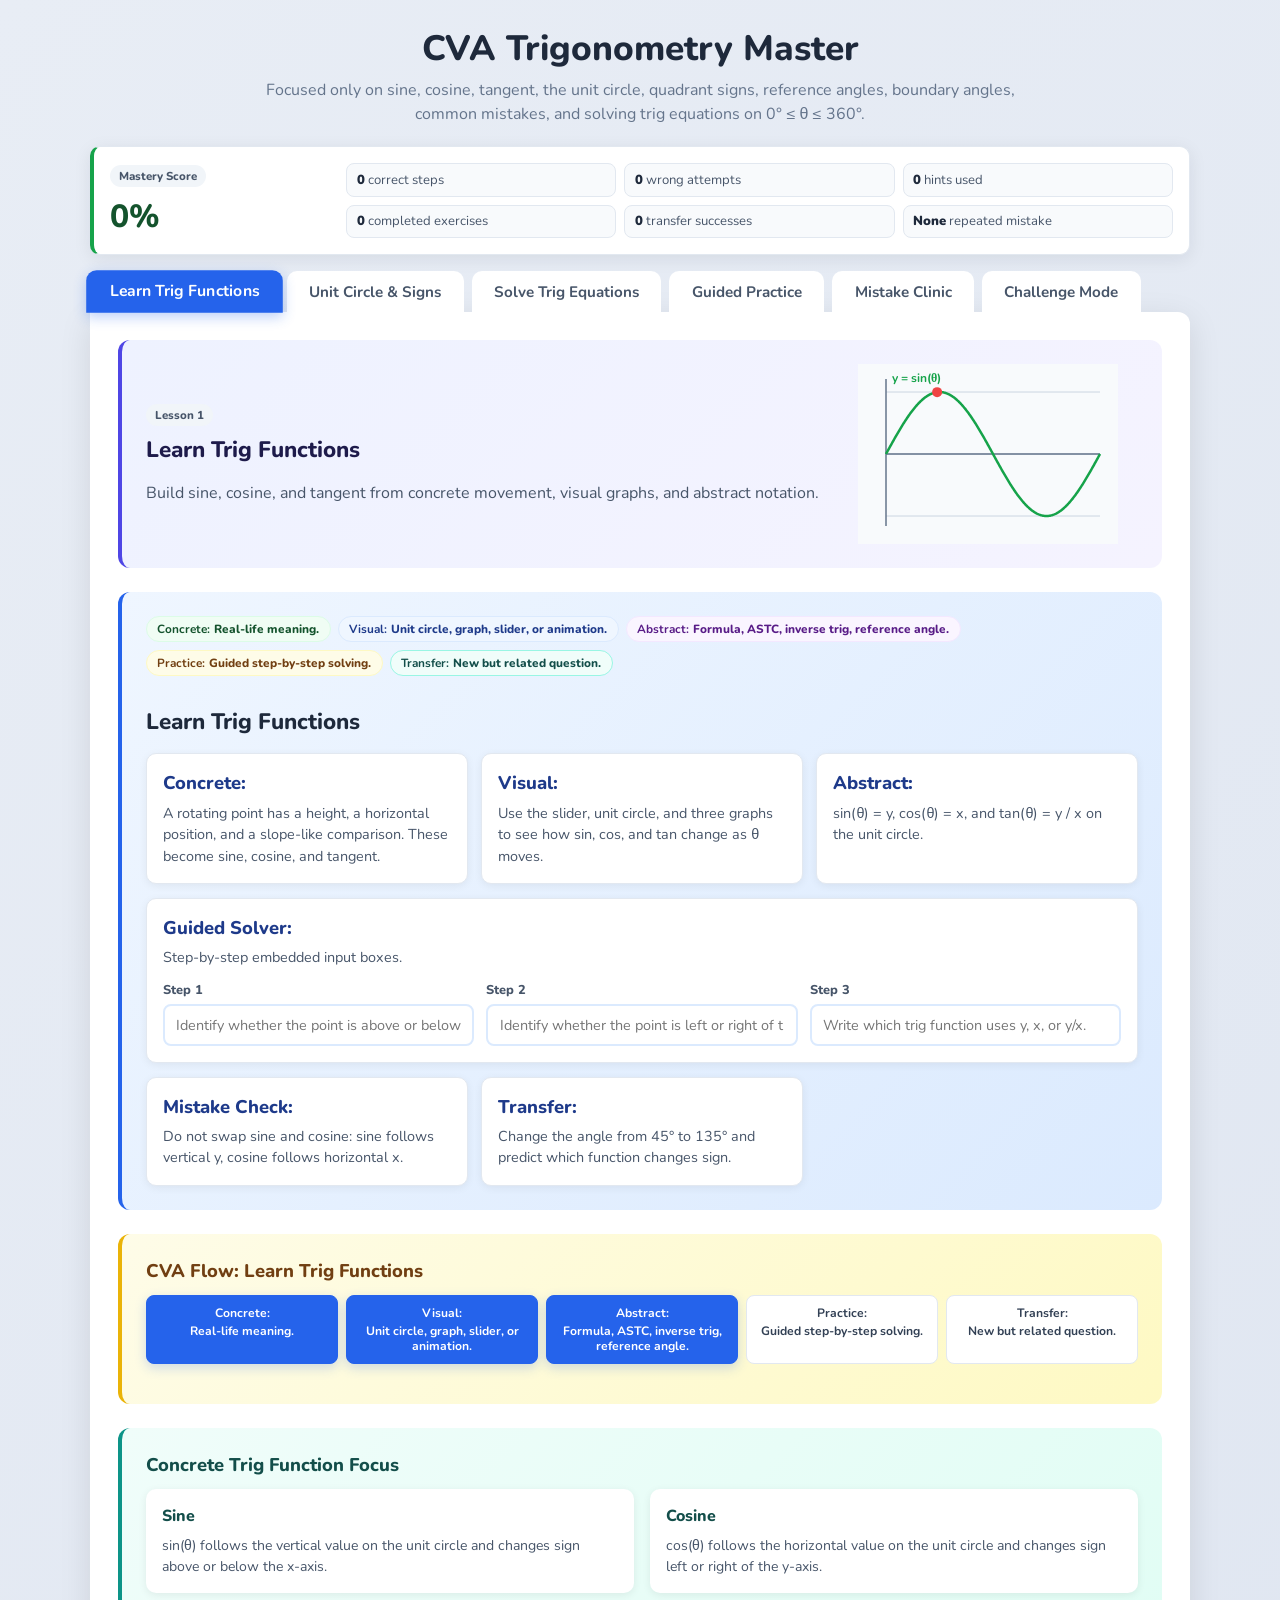
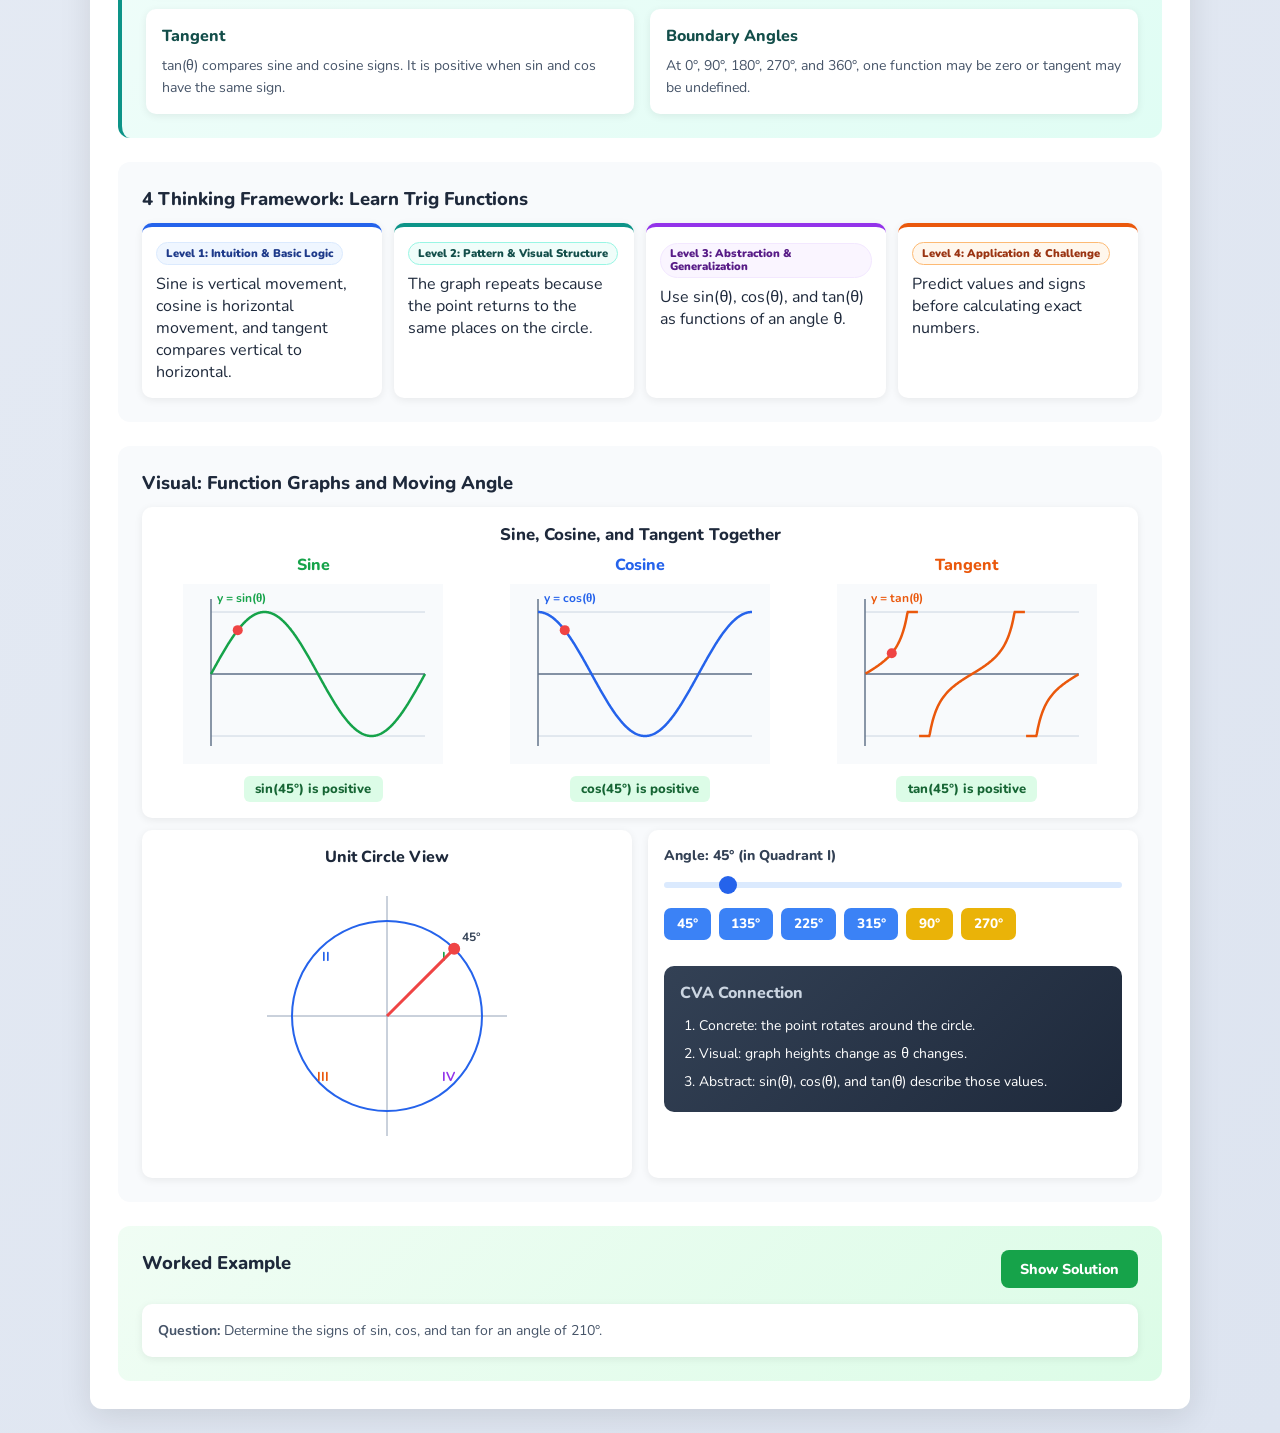
<file: .github/index.html>
<!DOCTYPE html>
<html lang="en">
<head>
  <meta charset="UTF-8">
  <meta name="viewport" content="width=device-width, initial-scale=1.0">
  <title>CVA Trigonometry Master</title>
  <link rel="preconnect" href="https://fonts.googleapis.com">
  <link href="https://fonts.googleapis.com/css2?family=Nunito:wght@400;600;700;800&family=JetBrains+Mono:wght@400;600&display=swap" rel="stylesheet">
  <link rel="stylesheet" href="style.css">
</head>
<body>
  <div class="container">
    <header class="header">
      <h1>CVA Trigonometry Master</h1>
      <p>Focused only on sine, cosine, tangent, the unit circle, quadrant signs, reference angles, boundary angles, common mistakes, and solving trig equations on 0° ≤ θ ≤ 360°.</p>
    </header>
    <section class="mastery-score-panel" aria-labelledby="mastery-score-title">
      <div>
        <span class="mastery-tag">Mastery Score</span>
        <h2 id="mastery-score-title">0%</h2>
      </div>
      <div class="mastery-score-grid" aria-label="Mastery tracking summary">
        <span><strong id="trackCorrectSteps">0</strong> correct steps</span>
        <span><strong id="trackWrongAttempts">0</strong> wrong attempts</span>
        <span><strong id="trackHintsUsed">0</strong> hints used</span>
        <span><strong id="trackCompletedExercises">0</strong> completed exercises</span>
        <span><strong id="trackTransferSuccess">0</strong> transfer successes</span>
        <span><strong id="trackRepeatedMistakes">None</strong> repeated mistake</span>
      </div>
    </section>
    <nav class="tabs" aria-label="Main lessons">
      <button class="tab-btn active" type="button" data-tab="learn">Learn Trig Functions</button>
      <button class="tab-btn" type="button" data-tab="signs">Unit Circle &amp; Signs</button>
      <button class="tab-btn" type="button" data-tab="solve">Solve Trig Equations</button>
      <button class="tab-btn" type="button" data-tab="practice">Guided Practice</button>
      <button class="tab-btn" type="button" data-tab="clinic">Mistake Clinic</button>
      <button class="tab-btn" type="button" data-tab="challenge">Challenge Mode</button>
    </nav>

    <main>
      <section class="tab-panel active" id="tab-learn" data-lesson="learn" aria-labelledby="learn-title">
        <div class="card lesson-card">
          <div class="lesson-hero section section-indigo">
            <div>
              <span class="mastery-tag">Lesson 1</span>
              <h2 id="learn-title" class="text-indigo-900">Learn Trig Functions</h2>
              <p>Build sine, cosine, and tangent from concrete movement, visual graphs, and abstract notation.</p>
            </div>
            <canvas id="learnHeroCanvas" width="260" height="180" aria-label="Animated sine cosine tangent preview"></canvas>
          </div>
          <div id="learnStructure"></div>
          <section class="section section-yellow"><h3 class="text-yellow-900">CVA Flow: Learn Trig Functions</h3><div class="cva-flow" id="learnCvaFlow"></div></section>
          <div id="learnFocus"></div>
          <div id="learnThinking"></div>
          <section class="section section-slate" aria-labelledby="learn-visual-title">
            <h3 id="learn-visual-title">Visual: Function Graphs and Moving Angle</h3>
            <div class="info-card mb-2">
              <h4 class="center-title">Sine, Cosine, and Tangent Together</h4>
              <div class="grid-3">
                <div class="svg-center"><h4 class="text-green">Sine</h4><canvas id="sinCanvas" width="260" height="180"></canvas><div id="sinBadge" class="badge badge-green mt-1"></div></div>
                <div class="svg-center"><h4 class="text-blue">Cosine</h4><canvas id="cosCanvas" width="260" height="180"></canvas><div id="cosBadge" class="badge badge-green mt-1"></div></div>
                <div class="svg-center"><h4 class="text-orange">Tangent</h4><canvas id="tanCanvas" width="260" height="180"></canvas><div id="tanBadge" class="badge badge-green mt-1"></div></div>
              </div>
            </div>
            <div class="grid-2">
              <div class="svg-center info-card"><h4>Unit Circle View</h4><canvas id="unitCircleCanvas" width="280" height="280"></canvas></div>
              <div class="info-card control-stack">
                <div><label class="label" for="angleSlider" id="angleLabel"></label><input type="range" id="angleSlider" class="range-blue" min="0" max="360" value="45"></div>
                <div class="btn-group" id="anglePresets"></div>
                <div class="dark-box"><h4>CVA Connection</h4><ol><li>Concrete: the point rotates around the circle.</li><li>Visual: graph heights change as θ changes.</li><li>Abstract: sin(θ), cos(θ), and tan(θ) describe those values.</li></ol></div>
              </div>
            </div>
          </section>
          <div id="learnWorkedExample"></div>
        </div>
      </section>

      <section class="tab-panel" id="tab-signs" data-lesson="signs" aria-labelledby="signs-title">
        <div class="card lesson-card">
          <div class="lesson-hero section section-indigo">
            <div>
              <span class="mastery-tag">Lesson 2</span>
              <h2 id="signs-title" class="text-indigo-900">Unit Circle &amp; Signs</h2>
              <p>Use quadrants, boundary angles, and ASTC to decide signs of sin, cos, and tan.</p>
            </div>
            <canvas id="signHeroCanvas" width="260" height="180" aria-label="Animated unit circle preview"></canvas>
          </div>
          <div id="signsStructure"></div>
          <div id="signsThinking"></div>
          <div id="signsBoundary"></div>
          <section class="section section-yellow" aria-labelledby="sign-solver-title">
            <h3 id="sign-solver-title" class="text-yellow-900">CVA Sign Solver</h3>
            <div class="cva-flow" id="signCvaFlow"></div>
            <p class="small-text mb-2">Use the unit circle position, then move from quadrant to signs: sin from y, cos from x, tan from y/x.</p>
            <div class="grid-2">
              <div class="info-card">
                <span class="mastery-tag">Concrete → Visual → Abstract</span>
                <label class="label" for="signAngleInput">Angle (degrees)</label>
                <input type="number" id="signAngleInput" class="inp-yellow mb-2" placeholder="e.g., 210">
                <button class="btn btn-yellow full-width" id="signSolveBtn" type="button" disabled>Show Solution</button>
                <div id="signFormulaBox" class="formula-box hidden"><strong>Abstract Rule</strong><span>ASTC: All, Sin, Tan, Cos by Quadrant</span></div>
              </div>
              <div class="info-card">
                <div class="step-box" id="signStep0"><strong>1. Identify Quadrant</strong><p></p></div>
                <div class="step-box" id="signStep1"><strong>2. Read the Visual</strong><p></p></div>
                <div class="step-box" id="signStep2"><strong>3. Apply ASTC and Determine Signs</strong><p></p></div>
                <div class="final-box" id="signFinalBox"><strong>Final Answer</strong><p></p></div>
                <p class="placeholder" id="signPlaceholder">Enter an angle and click Show Solution.</p>
              </div>
            </div>
          </section>
          <div id="signWorkedExample"></div>
        </div>
      </section>

      <section class="tab-panel" id="tab-solve" data-lesson="solve" aria-labelledby="solve-title">
        <div class="card lesson-card">
          <div class="lesson-hero section section-indigo">
            <div>
              <span class="mastery-tag">Lesson 3</span>
              <h2 id="solve-title" class="text-indigo-900">Solve Trig Equations</h2>
              <p>Find all solutions to sine, cosine, and tangent equations on 0° ≤ θ ≤ 360°.</p>
            </div>
            <canvas id="equationHeroCanvas" width="260" height="180" aria-label="Animated trig equation preview"></canvas>
          </div>
          <div id="solveStructure"></div>
          <div id="solveThinking"></div>
          <div id="solveReference"></div>
          <div id="solveInfo"></div>
          <section class="section section-yellow" aria-labelledby="equation-solver-title">
            <h3 id="equation-solver-title" class="text-yellow-900">5-Step Mastery Solver</h3>
            <div class="cva-flow" id="equationCvaFlow"></div>
            <p class="small-text mb-2"><strong>Problem:</strong> Solve sin(θ) = 0.5 for 0° ≤ θ ≤ 360°.</p>
            <div id="eqMasteryProgress"></div>
            <div class="mastery-steps" id="eqMasterySteps">
              <div class="mastery-card mb-2" id="eqMStep1" data-step="1">
                <div class="step-badge-row"><span class="mastery-tag" id="eqMTag1">Step 1</span><span class="thinking-badge thinking-badge-1">Level 1: Intuition & Basic Logic</span></div>
                <h4>Identify the trig function.</h4>
                <p class="equation-line"><input id="eqMInput1" class="inline-eq-input" type="text" aria-label="trig function">(θ) = 0.5</p>
                <div class="hint-row" id="eqMHints1"></div>
                <button class="btn btn-yellow" type="button" id="eqMCheck1">Check Step 1</button>
                <div class="mastery-step-feedback hidden" id="eqMFeedback1"></div>
              </div>
              <div class="mastery-card locked mb-2" id="eqMStep2" data-step="2">
                <div class="step-badge-row"><span class="mastery-tag" id="eqMTag2">Step 2</span><span class="thinking-badge thinking-badge-3">Level 3: Abstraction & Generalization</span></div>
                <h4>Find the reference angle.</h4>
                <div class="equation-stack"><p class="equation-line">θ<sub>ref</sub> = sin⁻¹(<input id="eqMInput2a" class="inline-eq-input" type="text" aria-label="inverse sine input value" disabled>) =</p><p class="equation-line"><input id="eqMInput2b" class="inline-eq-input" type="text" aria-label="reference angle" disabled>°</p></div>
                <div class="hint-row" id="eqMHints2"></div>
                <button class="btn btn-yellow" type="button" id="eqMCheck2" disabled>Check Step 2</button>
                <div class="mastery-step-feedback hidden" id="eqMFeedback2"></div>
              </div>
              <div class="mastery-card locked mb-2" id="eqMStep3" data-step="3">
                <div class="step-badge-row"><span class="mastery-tag" id="eqMTag3">Step 3</span><span class="thinking-badge thinking-badge-2">Level 2: Pattern & Visual Structure</span></div>
                <h4>Identify correct quadrants.</h4>
                <p class="equation-line">sin(θ) is positive in Quadrants <input id="eqMInput3a" class="inline-eq-input" type="text" aria-label="first quadrant" disabled> and <input id="eqMInput3b" class="inline-eq-input" type="text" aria-label="second quadrant" disabled>.</p>
                <div class="hint-row" id="eqMHints3"></div>
                <button class="btn btn-yellow" type="button" id="eqMCheck3" disabled>Check Step 3</button>
                <div class="mastery-step-feedback hidden" id="eqMFeedback3"></div>
              </div>
              <div class="mastery-card locked mb-2" id="eqMStep4" data-step="4">
                <div class="step-badge-row"><span class="mastery-tag" id="eqMTag4">Step 4</span><span class="thinking-badge thinking-badge-4">Level 4: Application & Challenge</span></div>
                <h4>Calculate both solutions.</h4>
                <div class="equation-stack"><p class="equation-line"><strong>Quadrant I:</strong></p><p class="equation-line">θ₁ = <input id="eqMInput4a" class="inline-eq-input" type="text" aria-label="first solution" disabled>°</p><p class="equation-line"><strong>Quadrant II:</strong></p><p class="equation-line">θ₂ = 180° − <input id="eqMInput4b" class="inline-eq-input" type="text" aria-label="reference angle used for second solution" disabled>° = <input id="eqMInput4c" class="inline-eq-input" type="text" aria-label="second solution" disabled>°</p></div>
                <div class="hint-row" id="eqMHints4"></div>
                <button class="btn btn-yellow" type="button" id="eqMCheck4" disabled>Check Step 4</button>
                <div class="mastery-step-feedback hidden" id="eqMFeedback4"></div>
              </div>
              <div class="mastery-card locked" id="eqMStep5" data-step="5">
                <div class="step-badge-row"><span class="mastery-tag" id="eqMTag5">Step 5</span><span class="thinking-badge thinking-badge-4">Level 4: Application & Challenge</span></div>
                <h4>Write final answer.</h4>
                <div class="equation-stack"><p class="equation-line"><strong>Final answer:</strong></p><p class="equation-line">θ = <input id="eqMInput5a" class="inline-eq-input" type="text" aria-label="first final answer" disabled>° or <input id="eqMInput5b" class="inline-eq-input" type="text" aria-label="second final answer" disabled>°</p></div>
                <div class="hint-row" id="eqMHints5"></div>
                <button class="btn btn-yellow" type="button" id="eqMCheck5" disabled>Check Step 5</button>
                <div class="mastery-step-feedback hidden" id="eqMFeedback5"></div>
              </div>
            </div>
          </section>          <section class="section section-slate" aria-labelledby="graph-solver-title">
            <h3 id="graph-solver-title">Visual Solver: Graph and Unit Circle</h3>
            <div class="solver-grid">
              <div><div class="info-card mb-2"><h4>Configure Equation</h4><label class="label">Trigonometric Function</label><div class="btn-group" id="graphTrigButtons"></div><label class="label" for="eqConstSlider" id="eqConstLabel"></label><input type="range" id="eqConstSlider" class="range-purple" min="-1" max="1" step="0.1" value="0.5"><div class="btn-group mt-2" id="eqConstPresets"></div></div><div class="eq-display mb-2"><div class="eq-caption">Current Equation</div><div class="eq-text" id="eqDisplay"></div></div><div class="solutions-box" id="eqSolutionsBox"></div></div>
              <div class="svg-center info-card"><h4>Graph View</h4><canvas id="eqGraphCanvas" width="300" height="300"></canvas></div>
              <div class="svg-center info-card"><h4>Unit Circle View</h4><canvas id="eqCircleCanvas" width="280" height="280"></canvas></div>
            </div>
            <div class="info-card mt-2"><h4>Step-by-Step Solution</h4><div id="eqStepSolution" class="step-solution"></div></div>
          </section>
          <div id="solveWorkedExample"></div>
        </div>
      </section>

      <section class="tab-panel" id="tab-practice" data-lesson="practice" aria-labelledby="practice-title">
        <div class="card lesson-card">
          <div class="lesson-hero section section-indigo"><div><span class="mastery-tag">Lesson 4</span><h2 id="practice-title" class="text-indigo-900">Guided Practice</h2><p>Answer one step at a time. Later steps unlock only after the current step is mastered.</p></div></div>
          <div id="practiceStructure"></div>
          <div id="practiceThinking"></div>
          <div id="guidedPractice"></div>
        </div>
      </section>

      <section class="tab-panel" id="tab-clinic" data-lesson="clinic" aria-labelledby="clinic-title">
        <div class="card lesson-card">
          <div class="lesson-hero section section-indigo"><div><span class="mastery-tag">Lesson 5</span><h2 id="clinic-title" class="text-indigo-900">Mistake Clinic</h2><p>Diagnose missing solutions, wrong quadrants, wrong signs, tangent undefined errors, and boundary-angle mistakes.</p></div></div>
          <div id="clinicStructure"></div>
          <div id="clinicThinking"></div>
          <div id="equationMistakes"></div>
        </div>
      </section>

      <section class="tab-panel" id="tab-challenge" data-lesson="challenge" aria-labelledby="challenge-title">
        <div class="card lesson-card">
          <div class="lesson-hero section section-indigo"><div><span class="mastery-tag">Lesson 6</span><h2 id="challenge-title" class="text-indigo-900">Challenge Mode</h2><p>Transfer trig sign and equation-solving skills to new prompts without step-by-step scaffolding.</p></div></div>
          <div id="challengeStructure"></div>
          <div id="challengeThinking"></div>
          <div id="challengeMode"></div>
        </div>
      </section>
    </main>
  </div>

  <script type="module" src="app.js"></script>
</body>
</html>
</file>
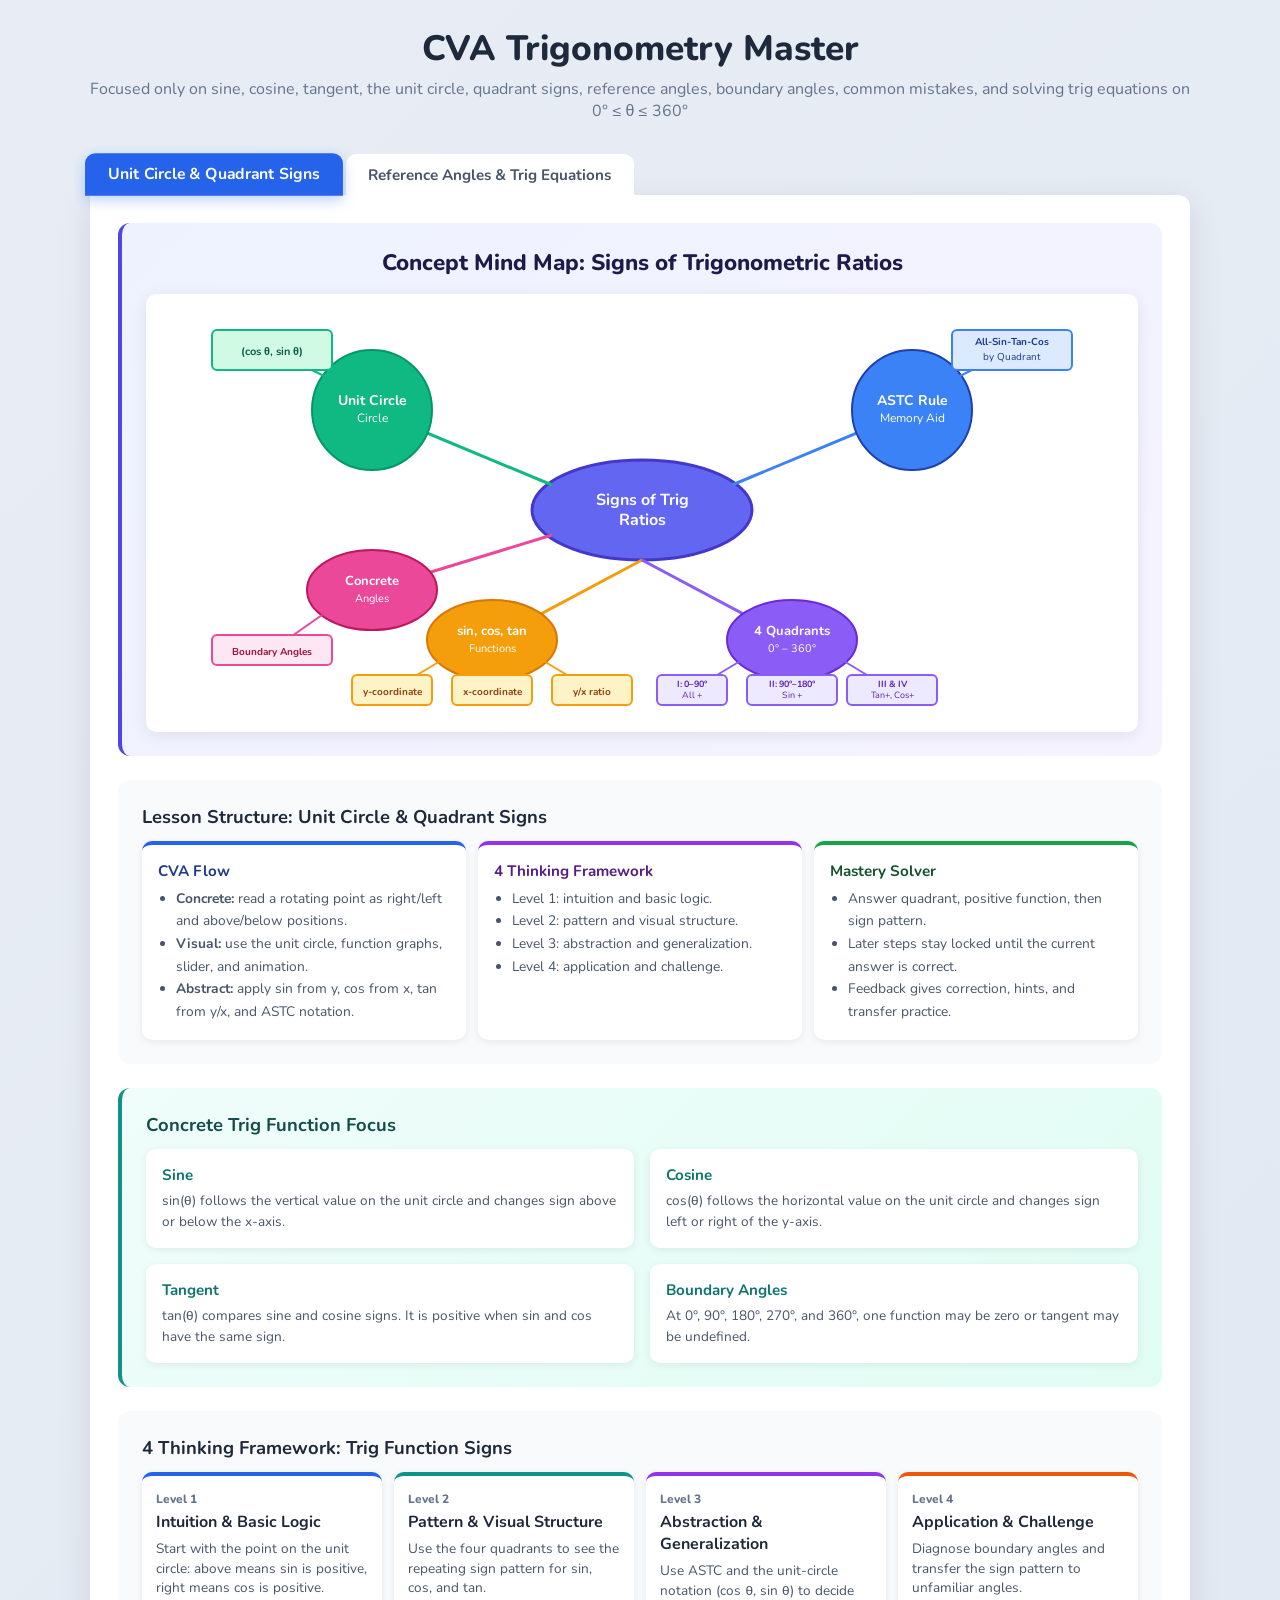
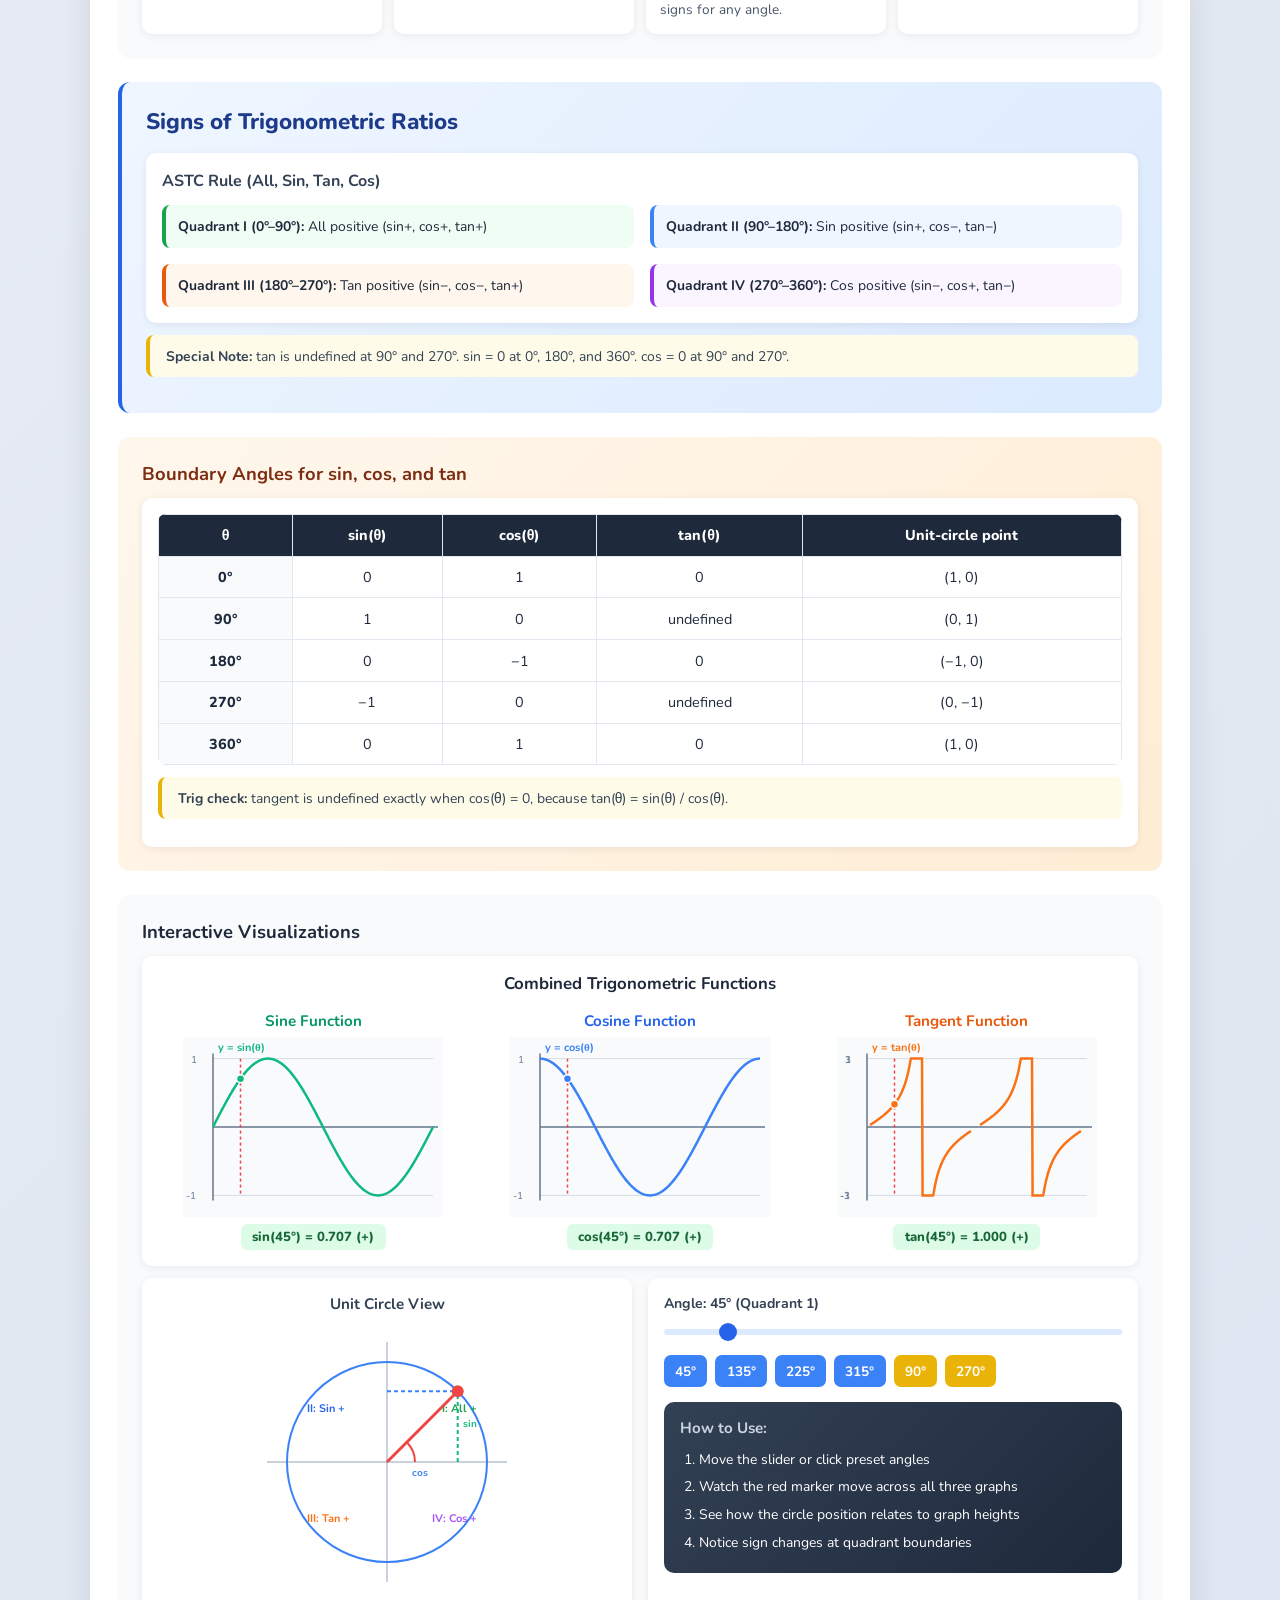
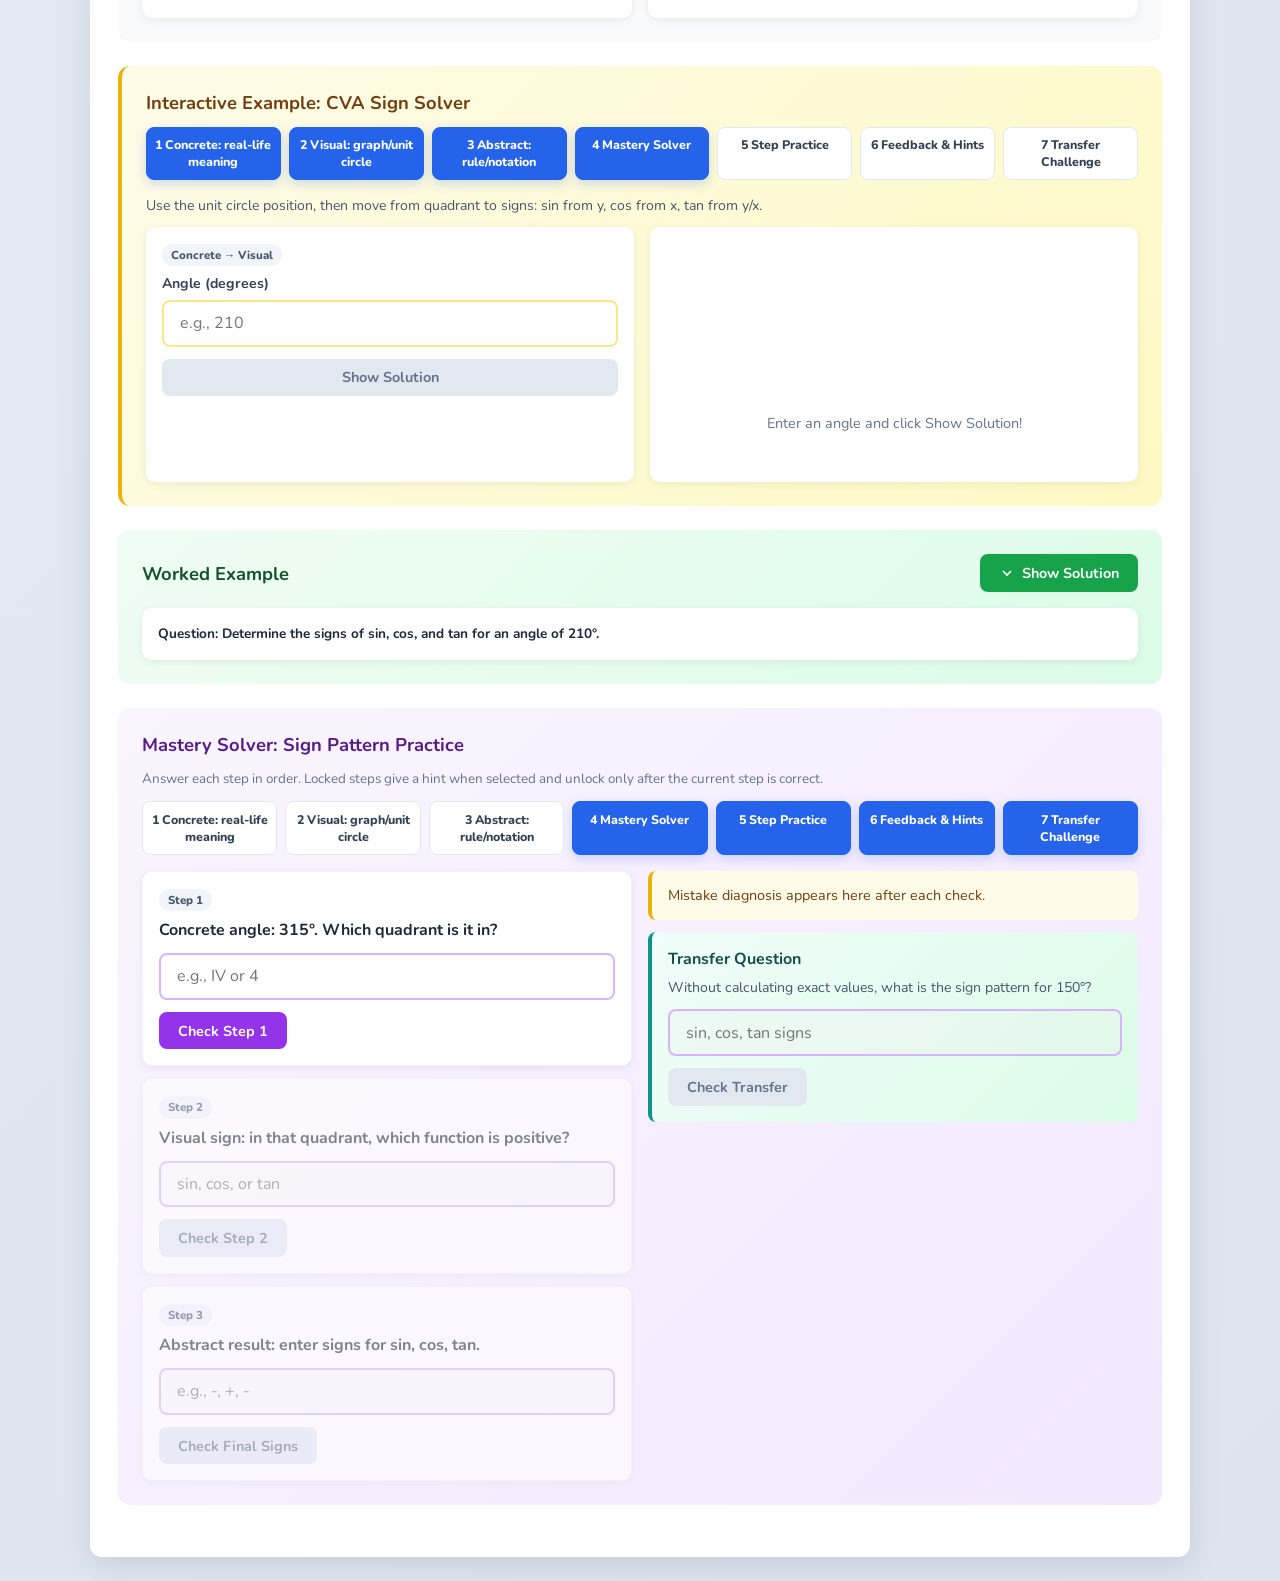
<file: .github/trig-equations-app NEW.html>
﻿<!DOCTYPE html>
<html lang="en">
<head>
<meta charset="UTF-8">
<meta name="viewport" content="width=device-width, initial-scale=1.0">
<title>CVA Trigonometry Master</title>
<link rel="preconnect" href="https://fonts.googleapis.com">
<link href="https://fonts.googleapis.com/css2?family=Nunito:wght@400;600;700;800&family=JetBrains+Mono:wght@400;600&display=swap" rel="stylesheet">
<style>
  :root {
    --bg: #f1f5f9;
    --white: #ffffff;
    --slate-50: #f8fafc;
    --slate-100: #f1f5f9;
    --slate-200: #e2e8f0;
    --slate-300: #cbd5e1;
    --slate-500: #64748b;
    --slate-600: #475569;
    --slate-700: #334155;
    --slate-800: #1e293b;
    --indigo-50: #eef2ff;
    --indigo-600: #4f46e5;
    --indigo-900: #1e1b4b;
    --blue-50: #eff6ff;
    --blue-100: #dbeafe;
    --blue-500: #3b82f6;
    --blue-600: #2563eb;
    --blue-900: #1e3a8a;
    --green-50: #f0fdf4;
    --green-100: #dcfce7;
    --green-600: #16a34a;
    --green-800: #166534;
    --green-900: #14532d;
    --teal-50: #f0fdfa;
    --teal-600: #0d9488;
    --teal-900: #134e4a;
    --purple-50: #faf5ff;
    --purple-100: #f3e8ff;
    --purple-600: #9333ea;
    --purple-700: #7e22ce;
    --purple-900: #581c87;
    --yellow-50: #fefce8;
    --yellow-100: #fef9c3;
    --yellow-500: #eab308;
    --yellow-600: #ca8a04;
    --yellow-900: #713f12;
    --orange-50: #fff7ed;
    --orange-100: #ffedd5;
    --orange-300: #fdba74;
    --orange-600: #ea580c;
    --red-50: #fef2f2;
    --red-100: #fee2e2;
    --red-300: #fca5a5;
    --red-600: #dc2626;
    --font: 'Nunito', sans-serif;
    --mono: 'JetBrains Mono', monospace;
  }
  * { box-sizing: border-box; margin: 0; padding: 0; }
  body {
    font-family: var(--font);
    background: linear-gradient(135deg, #e8edf5 0%, #dde4f0 100%);
    min-height: 100vh;
    padding: 1.5rem 1rem;
    color: var(--slate-800);
  }
  .container { max-width: 1100px; margin: 0 auto; }
  .header { text-align: center; margin-bottom: 2rem; }
  .header h1 { font-size: 2.2rem; font-weight: 800; color: var(--slate-800); margin-bottom: 0.4rem; }
  .header p { color: var(--slate-500); font-size: 1rem; }

  /* TABS */
  .tabs { display: flex; gap: 0.5rem; margin-bottom: 0; flex-wrap: wrap; }
  .tab-btn {
    padding: 0.65rem 1.4rem; border: none; border-radius: 10px 10px 0 0;
    font-family: var(--font); font-size: 0.95rem; font-weight: 700;
    cursor: pointer; transition: all 0.2s; background: var(--white);
    color: var(--slate-600);
  }
  .tab-btn.active { background: var(--blue-600); color: #fff; transform: scale(1.04); box-shadow: 0 4px 12px rgba(37,99,235,0.3); }
  .tab-btn:not(.active):hover { background: var(--slate-100); }
  .tab-panel { display: none; }
  .tab-panel.active { display: block; }
  .card { background: var(--white); border-radius: 0 12px 12px 12px; box-shadow: 0 8px 32px rgba(0,0,0,0.10); padding: 1.75rem; }

  /* SECTIONS */
  .section { margin-bottom: 1.5rem; }
  .section-indigo { background: linear-gradient(135deg, var(--indigo-50), #f5f3ff); padding: 1.5rem; border-radius: 12px; border-left: 4px solid var(--indigo-600); }
  .section-blue { background: linear-gradient(135deg, var(--blue-50), var(--blue-100)); padding: 1.5rem; border-radius: 12px; border-left: 4px solid var(--blue-600); }
  .section-teal { background: linear-gradient(135deg, var(--teal-50), #e0fdf4); padding: 1.5rem; border-radius: 12px; border-left: 4px solid var(--teal-600); }
  .section-slate { background: var(--slate-50); padding: 1.5rem; border-radius: 12px; }
  .section-yellow { background: linear-gradient(135deg, var(--yellow-50), var(--yellow-100)); padding: 1.5rem; border-radius: 12px; border-left: 4px solid var(--yellow-500); }
  .section-green { background: linear-gradient(135deg, var(--green-50), var(--green-100)); padding: 1.5rem; border-radius: 12px; }
  .section-purple { background: linear-gradient(135deg, var(--purple-50), var(--purple-100)); padding: 1.5rem; border-radius: 12px; }
  .section-orange { background: linear-gradient(135deg, var(--orange-50), var(--orange-100)); padding: 1.5rem; border-radius: 12px; }
  .section-red { background: linear-gradient(135deg, var(--red-50), var(--red-100)); padding: 1.5rem; border-radius: 12px; }

  .section h2 { font-size: 1.4rem; font-weight: 800; margin-bottom: 1rem; }
  .section h3 { font-size: 1.15rem; font-weight: 700; margin-bottom: 0.75rem; }
  .section h4 { font-size: 1rem; font-weight: 700; margin-bottom: 0.5rem; }

  .text-indigo-900 { color: var(--indigo-900); }
  .text-blue-900 { color: var(--blue-900); }
  .text-teal-900 { color: var(--teal-900); }
  .text-yellow-900 { color: var(--yellow-900); }
  .text-green-900 { color: var(--green-900); }
  .text-purple-900 { color: var(--purple-900); }
  .text-orange-900 { color: #7c2d12; }
  .text-red-900 { color: #7f1d1d; }

  /* GRID */
  .grid-2 { display: grid; grid-template-columns: 1fr 1fr; gap: 1rem; }
  .grid-3 { display: grid; grid-template-columns: 1fr 1fr 1fr; gap: 1rem; }
  @media (max-width: 768px) {
    .grid-2 { grid-template-columns: 1fr; }
    .grid-3 { grid-template-columns: 1fr; }
    .header h1 { font-size: 1.6rem; }
  }

  /* CARDS */
  .info-card { background: var(--white); border-radius: 10px; padding: 1rem; box-shadow: 0 2px 8px rgba(0,0,0,0.07); }
  .info-card h4 { font-size: 0.95rem; margin-bottom: 0.4rem; }
  .info-card p { font-size: 0.85rem; color: var(--slate-600); line-height: 1.5; }

  /* QUADRANT CARDS */
  .q-card { padding: 0.75rem; border-radius: 8px; font-size: 0.87rem; }
  .q-green { background: var(--green-50); border-left: 4px solid var(--green-600); }
  .q-blue  { background: var(--blue-50); border-left: 4px solid var(--blue-500); }
  .q-orange{ background: var(--orange-50); border-left: 4px solid var(--orange-600); }
  .q-purple{ background: var(--purple-50); border-left: 4px solid var(--purple-600); }

  /* BUTTONS */
  .btn {
    padding: 0.55rem 1.2rem; border: none; border-radius: 8px;
    font-family: var(--font); font-weight: 700; cursor: pointer;
    transition: all 0.18s; font-size: 0.9rem;
  }
  .btn-blue   { background: var(--blue-600); color: #fff; }
  .btn-blue:hover   { background: var(--blue-900); }
  .btn-green  { background: var(--green-600); color: #fff; }
  .btn-green:hover  { background: var(--green-900); }
  .btn-purple { background: var(--purple-600); color: #fff; }
  .btn-purple:hover { background: var(--purple-700); }
  .btn-yellow { background: var(--yellow-600); color: #fff; }
  .btn-yellow:hover { background: var(--yellow-900); }
  .btn-orange { background: var(--orange-600); color: #fff; }
  .btn-orange:hover { background: #c2410c; }
  .btn-red    { background: var(--red-600); color: #fff; }
  .btn-red:hover    { background: #b91c1c; }
  .btn-gray   { background: var(--slate-200); color: var(--slate-700); }
  .btn-gray:hover   { background: var(--slate-300); }
  .btn:disabled { background: var(--slate-200) !important; color: var(--slate-500) !important; cursor: not-allowed; }

  .btn-group { display: flex; gap: 0.5rem; flex-wrap: wrap; }
  .trig-btn { padding: 0.4rem 0.9rem; border: none; border-radius: 7px; font-family: var(--font); font-weight: 700; cursor: pointer; font-size: 0.85rem; transition: all 0.18s; background: var(--slate-200); color: var(--slate-700); }
  .trig-btn.active { background: var(--purple-600); color: #fff; }
  .trig-btn-y.active { background: var(--yellow-600); color: #fff; }

  .preset-btn { padding: 0.4rem 0.7rem; border: none; border-radius: 7px; font-family: var(--font); font-weight: 700; cursor: pointer; font-size: 0.85rem; transition: all 0.15s; }
  .preset-blue { background: var(--blue-500); color: #fff; } .preset-blue:hover { background: var(--blue-600); }
  .preset-yellow { background: var(--yellow-500); color: #fff; } .preset-yellow:hover { background: var(--yellow-600); }
  .preset-purple { background: var(--purple-600); color: #fff; } .preset-purple:hover { background: var(--purple-700); }

  /* INPUTS */
  input[type="text"], input[type="number"] {
    width: 100%; padding: 0.65rem 1rem; border-radius: 8px; font-family: var(--font);
    font-size: 1rem; outline: none; transition: border 0.15s;
  }
  input.inp-yellow { border: 2px solid #fde68a; }
  input.inp-yellow:focus { border-color: var(--yellow-600); }
  input.inp-purple { border: 2px solid #d8b4fe; }
  input.inp-purple:focus { border-color: var(--purple-600); }
  input.inp-orange { border: 2px solid var(--orange-300); }
  input.inp-orange:focus { border-color: var(--orange-600); }
  input.inp-red { border: 2px solid var(--red-300); }
  input.inp-red:focus { border-color: var(--red-600); }

  input[type="range"] { width: 100%; -webkit-appearance: none; height: 6px; border-radius: 3px; outline: none; cursor: pointer; }
  input[type="range"].range-blue { background: var(--blue-100); }
  input[type="range"].range-purple { background: var(--purple-100); }
  input[type="range"]::-webkit-slider-thumb { -webkit-appearance: none; width: 18px; height: 18px; border-radius: 50%; background: var(--blue-600); cursor: pointer; }
  input[type="range"].range-purple::-webkit-slider-thumb { background: var(--purple-600); }

  /* FEEDBACK */
  .feedback { margin-top: 1rem; padding: 0.9rem 1.1rem; border-radius: 8px; display: flex; align-items: flex-start; gap: 0.6rem; }
  .feedback-ok  { background: var(--green-100); border-left: 4px solid var(--green-600); }
  .feedback-err { background: #fef9c3; border-left: 4px solid var(--yellow-600); }
  .feedback-icon { font-size: 1.1rem; margin-top: 0.1rem; }
  .feedback p { font-size: 0.9rem; line-height: 1.5; }

  /* SOLUTION STEPS (animated) */
  .step-box { background: var(--slate-100); padding: 0.8rem 1rem; border-radius: 8px; margin-bottom: 0.6rem; overflow: hidden; max-height: 0; opacity: 0; transition: max-height 0.5s ease, opacity 0.5s ease; }
  .step-box.visible { max-height: 200px; opacity: 1; }
  .step-box strong { display: block; margin-bottom: 0.3rem; }
  .final-box { background: linear-gradient(135deg, #16a34a, #15803d); color: #fff; padding: 1rem; border-radius: 8px; overflow: hidden; max-height: 0; opacity: 0; transition: max-height 0.5s ease, opacity 0.5s ease; }
  .final-box.visible { max-height: 200px; opacity: 1; }

  /* WORKED EXAMPLE */
  .example-solution { margin-top: 1rem; border-top: 1px solid var(--slate-200); padding-top: 1rem; display: none; }
  .example-solution.show { display: block; }
  .example-solution p { margin-bottom: 0.4rem; font-size: 0.9rem; line-height: 1.6; }
  .answer-box { background: var(--blue-50); border-left: 4px solid var(--blue-600); padding: 0.7rem 1rem; border-radius: 8px; margin-top: 0.6rem; font-weight: 700; }

  /* SHOW/HIDE TOGGLE BTN */
  .toggle-btn { display: flex; align-items: center; gap: 0.4rem; }
  .toggle-btn svg { transition: transform 0.2s; }
  .toggle-btn.open svg { transform: rotate(180deg); }

  /* DARK INFO BOX */
  .dark-box { background: linear-gradient(135deg, #334155, #1e293b); color: #fff; padding: 1rem; border-radius: 10px; }
  .dark-box h4 { color: #cbd5e1; margin-bottom: 0.5rem; }
  .dark-box ol { padding-left: 1.2rem; font-size: 0.87rem; line-height: 2; }

  /* SIGN BADGES */
  .badge { display: inline-block; padding: 0.25rem 0.7rem; border-radius: 6px; font-size: 0.82rem; font-weight: 800; margin-top: 0.4rem; }
  .badge-green { background: var(--green-100); color: var(--green-800); }
  .badge-red   { background: var(--red-100); color: #991b1b; }
  .badge-gray  { background: var(--slate-200); color: var(--slate-700); }

  /* EQUATION SOLVER */
  .eq-display { background: linear-gradient(135deg, var(--purple-600), var(--purple-700)); color: #fff; padding: 1.2rem; border-radius: 10px; text-align: center; margin-bottom: 1rem; }
  .eq-display .eq-text { font-size: 1.8rem; font-weight: 800; font-family: var(--mono); }
  .solutions-box { background: var(--green-50); border-left: 4px solid var(--green-600); padding: 1rem; border-radius: 8px; }
  .solutions-box p { font-size: 1.1rem; font-weight: 800; color: var(--green-800); margin-bottom: 0.2rem; }

  /* FORMULA BOX */
  .formula-box { background: var(--blue-50); border-left: 4px solid var(--blue-500); padding: 0.8rem 1rem; border-radius: 8px; margin-top: 0.75rem; font-size: 0.9rem; }
  .formula-box strong { color: var(--blue-900); display: block; margin-bottom: 0.2rem; }

  /* STEP-BY-STEP SOLVING */
  .step-border-blue { border-left: 4px solid var(--blue-500); padding-left: 0.8rem; margin-bottom: 0.6rem; }
  .step-border-green { border-left: 4px solid var(--green-600); padding-left: 0.8rem; margin-bottom: 0.6rem; }
  .step-border-orange { border-left: 4px solid var(--orange-600); padding-left: 0.8rem; margin-bottom: 0.6rem; }
  ol.steps-list { padding-left: 1.2rem; color: var(--slate-700); font-size: 0.9rem; line-height: 2; }

  /* CANVAS WRAPPER */
  .svg-wrapper { background: var(--white); border-radius: 10px; box-shadow: 0 2px 8px rgba(0,0,0,0.08); padding: 0.75rem; overflow: hidden; }
  .svg-center { display: flex; flex-direction: column; align-items: center; }

  /* HINT BOX */
  .hint-box { background: #fefce8; border-left: 4px solid var(--yellow-500); padding: 0.7rem 1rem; border-radius: 8px; font-size: 0.87rem; margin-bottom: 0.75rem; color: var(--slate-700); }

  /* LAYOUT for solver */
  .solver-grid { display: grid; grid-template-columns: 1fr 1fr 1fr; gap: 1rem; }
  @media (max-width: 900px) { .solver-grid { grid-template-columns: 1fr; } }
  @media (max-width: 680px) { .grid-3 { grid-template-columns: 1fr 1fr; } }

  .small-text { font-size: 0.88rem; color: var(--slate-600); margin-bottom: 0.5rem; }
  .mt-1 { margin-top: 0.4rem; }
  .mt-2 { margin-top: 0.75rem; }
  .mt-3 { margin-top: 1.2rem; }
  .mb-1 { margin-bottom: 0.4rem; }
  .mb-2 { margin-bottom: 0.75rem; }
  .mb-3 { margin-bottom: 1.2rem; }
  .label { font-size: 0.88rem; font-weight: 700; color: var(--slate-700); display: block; margin-bottom: 0.4rem; }

  /* MIND MAP SVG */
  .mindmap-wrap { background: var(--white); border-radius: 10px; box-shadow: 0 4px 16px rgba(0,0,0,0.08); padding: 1rem; overflow-x: auto; }

  /* SIGN TEXT COLORED */
  .text-green { color: var(--green-600); font-weight: 700; }
  .text-red { color: var(--red-600); font-weight: 700; }

  /* CVA MASTERY FLOW */
  .cva-flow { display: grid; grid-template-columns: repeat(7, minmax(0, 1fr)); gap: 0.5rem; margin-bottom: 1rem; }
  .cva-chip { background: var(--white); border: 1px solid var(--slate-200); border-radius: 8px; padding: 0.55rem 0.45rem; text-align: center; font-size: 0.78rem; font-weight: 800; color: var(--slate-700); }
  .cva-chip.active { background: var(--blue-600); color: #fff; border-color: var(--blue-600); box-shadow: 0 4px 12px rgba(37,99,235,0.22); }
  .mastery-panel { display: grid; grid-template-columns: 1fr 1fr; gap: 1rem; align-items: start; }
  .mastery-card { background: var(--white); border-radius: 10px; padding: 1rem; box-shadow: 0 2px 8px rgba(0,0,0,0.07); border: 1px solid var(--slate-100); }
  .mastery-card.locked { opacity: 0.55; }
  .mastery-card.locked input, .mastery-card.locked button { pointer-events: none; }
  .mastery-tag { display: inline-block; padding: 0.2rem 0.55rem; border-radius: 999px; background: var(--slate-100); color: var(--slate-600); font-size: 0.72rem; font-weight: 800; margin-bottom: 0.5rem; }
  .mastery-tag.done { background: var(--green-100); color: var(--green-800); }
  .diagnosis-box { background: var(--yellow-50); border-left: 4px solid var(--yellow-500); padding: 0.85rem 1rem; border-radius: 8px; color: var(--yellow-900); font-size: 0.9rem; line-height: 1.55; }
  .transfer-box { background: linear-gradient(135deg, var(--teal-50), #dcfce7); border-left: 4px solid var(--teal-600); padding: 1rem; border-radius: 8px; }
  .thinking-grid { display: grid; grid-template-columns: repeat(4, minmax(0, 1fr)); gap: 0.75rem; }
  .thinking-card { background: var(--white); border-radius: 10px; padding: 0.9rem; border-top: 4px solid var(--blue-600); box-shadow: 0 2px 8px rgba(0,0,0,0.07); }
  .thinking-card:nth-child(2) { border-top-color: var(--teal-600); }
  .thinking-card:nth-child(3) { border-top-color: var(--purple-600); }
  .thinking-card:nth-child(4) { border-top-color: var(--orange-600); }
  .thinking-level { display: block; font-size: 0.75rem; font-weight: 800; color: var(--slate-500); margin-bottom: 0.3rem; }
  .thinking-card h4 { margin-bottom: 0.35rem; }
  .thinking-card p { font-size: 0.85rem; color: var(--slate-600); line-height: 1.45; }
  .lesson-structure { display: grid; grid-template-columns: repeat(3, minmax(0, 1fr)); gap: 0.75rem; }
  .lesson-structure .info-card { border-top: 4px solid var(--blue-600); }
  .lesson-structure .info-card:nth-child(2) { border-top-color: var(--purple-600); }
  .lesson-structure .info-card:nth-child(3) { border-top-color: var(--green-600); }
  .lesson-structure ul { margin-left: 1.1rem; color: var(--slate-600); font-size: 0.86rem; line-height: 1.65; }
  .locked-note { color: var(--slate-500); font-size: 0.84rem; margin-bottom: 0.8rem; }
  .table-scroll { width: 100%; overflow-x: auto; }
  .trig-table { width: 100%; min-width: 520px; border-collapse: collapse; overflow: hidden; border-radius: 8px; font-size: 0.9rem; }
  .trig-table th, .trig-table td { padding: 0.65rem 0.75rem; text-align: center; border: 1px solid var(--slate-200); }
  .trig-table th { background: var(--slate-800); color: #fff; font-weight: 800; }
  .trig-table td:first-child { font-weight: 800; color: var(--slate-800); background: var(--slate-50); }
  .mistake-list { display: grid; grid-template-columns: repeat(3, minmax(0, 1fr)); gap: 0.75rem; margin-bottom: 1rem; }
  .mistake-item { background: var(--white); border: 1px solid var(--red-100); border-left: 4px solid var(--red-600); border-radius: 8px; padding: 0.8rem; }
  .mistake-item strong { display: block; color: #7f1d1d; margin-bottom: 0.3rem; }
  .mistake-item p { color: var(--slate-600); font-size: 0.86rem; line-height: 1.45; }
  @media (max-width: 900px) {
    .cva-flow { grid-template-columns: 1fr 1fr; }
    .mastery-panel { grid-template-columns: 1fr; }
    .thinking-grid { grid-template-columns: 1fr; }
    .lesson-structure { grid-template-columns: 1fr; }
    .mistake-list { grid-template-columns: 1fr; }
  }
</style>
</head>
<body>
<div class="container">
  <div class="header">
    <h1>CVA Trigonometry Master</h1>
    <p>Focused only on sine, cosine, tangent, the unit circle, quadrant signs, reference angles, boundary angles, common mistakes, and solving trig equations on 0° ≤ θ ≤ 360°</p>
  </div>

  <div class="tabs">
    <button class="tab-btn active" onclick="switchTab(0)">Unit Circle &amp; Quadrant Signs</button>
    <button class="tab-btn" onclick="switchTab(1)">Reference Angles &amp; Trig Equations</button>
  </div>

  <!-- TAB 1 -->
  <div class="tab-panel active" id="tab-0">
    <div class="card">

      <!-- MIND MAP -->
      <div class="section section-indigo">
        <h2 class="text-indigo-900" style="text-align:center">Concept Mind Map: Signs of Trigonometric Ratios</h2>
        <div class="mindmap-wrap">
          <svg width="100%" height="400" viewBox="0 0 900 400" style="min-width:600px">
            <ellipse cx="450" cy="200" rx="110" ry="50" fill="#6366f1" stroke="#4338ca" stroke-width="3"/>
            <text x="450" y="195" font-size="16" font-weight="bold" fill="white" text-anchor="middle">Signs of Trig</text>
            <text x="450" y="215" font-size="16" font-weight="bold" fill="white" text-anchor="middle">Ratios</text>
            <line x1="360" y1="175" x2="180" y2="100" stroke="#10b981" stroke-width="3"/>
            <circle cx="180" cy="100" r="60" fill="#10b981" stroke="#059669" stroke-width="2"/>
            <text x="180" y="95" font-size="14" font-weight="bold" fill="white" text-anchor="middle">Unit Circle</text>
            <text x="180" y="112" font-size="12" fill="white" text-anchor="middle">Circle</text>
            <line x1="140" y1="70" x2="80" y2="40" stroke="#10b981" stroke-width="2"/>
            <rect x="20" y="20" width="120" height="40" rx="5" fill="#d1fae5" stroke="#10b981" stroke-width="2"/>
            <text x="80" y="45" font-size="11" fill="#065f46" text-anchor="middle" font-weight="bold">(cos θ, sin θ)</text>
            <line x1="540" y1="175" x2="720" y2="100" stroke="#3b82f6" stroke-width="3"/>
            <circle cx="720" cy="100" r="60" fill="#3b82f6" stroke="#1e40af" stroke-width="2"/>
            <text x="720" y="95" font-size="14" font-weight="bold" fill="white" text-anchor="middle">ASTC Rule</text>
            <text x="720" y="112" font-size="12" fill="white" text-anchor="middle">Memory Aid</text>
            <line x1="760" y1="70" x2="820" y2="40" stroke="#3b82f6" stroke-width="2"/>
            <rect x="760" y="20" width="120" height="40" rx="5" fill="#dbeafe" stroke="#3b82f6" stroke-width="2"/>
            <text x="820" y="35" font-size="10" fill="#1e3a8a" text-anchor="middle" font-weight="bold">All-Sin-Tan-Cos</text>
            <text x="820" y="50" font-size="10" fill="#1e3a8a" text-anchor="middle">by Quadrant</text>
            <line x1="450" y1="250" x2="300" y2="330" stroke="#f59e0b" stroke-width="3"/>
            <ellipse cx="300" cy="330" rx="65" ry="40" fill="#f59e0b" stroke="#d97706" stroke-width="2"/>
            <text x="300" y="325" font-size="13" font-weight="bold" fill="white" text-anchor="middle">sin, cos, tan</text>
            <text x="300" y="342" font-size="11" fill="white" text-anchor="middle">Functions</text>
            <line x1="250" y1="350" x2="200" y2="380" stroke="#f59e0b" stroke-width="2"/>
            <rect x="160" y="365" width="80" height="30" rx="5" fill="#fef3c7" stroke="#f59e0b" stroke-width="2"/>
            <text x="200" y="385" font-size="10" fill="#92400e" text-anchor="middle" font-weight="bold">y-coordinate</text>
            <line x1="300" y1="370" x2="300" y2="380" stroke="#f59e0b" stroke-width="2"/>
            <rect x="260" y="365" width="80" height="30" rx="5" fill="#fef3c7" stroke="#f59e0b" stroke-width="2"/>
            <text x="300" y="385" font-size="10" fill="#92400e" text-anchor="middle" font-weight="bold">x-coordinate</text>
            <line x1="350" y1="350" x2="400" y2="380" stroke="#f59e0b" stroke-width="2"/>
            <rect x="360" y="365" width="80" height="30" rx="5" fill="#fef3c7" stroke="#f59e0b" stroke-width="2"/>
            <text x="400" y="385" font-size="10" fill="#92400e" text-anchor="middle" font-weight="bold">y/x ratio</text>
            <line x1="450" y1="250" x2="600" y2="330" stroke="#8b5cf6" stroke-width="3"/>
            <ellipse cx="600" cy="330" rx="65" ry="40" fill="#8b5cf6" stroke="#6d28d9" stroke-width="2"/>
            <text x="600" y="325" font-size="13" font-weight="bold" fill="white" text-anchor="middle">4 Quadrants</text>
            <text x="600" y="342" font-size="11" fill="white" text-anchor="middle">0° – 360°</text>
            <line x1="550" y1="350" x2="500" y2="380" stroke="#8b5cf6" stroke-width="2"/>
            <rect x="465" y="365" width="70" height="30" rx="5" fill="#ede9fe" stroke="#8b5cf6" stroke-width="2"/>
            <text x="500" y="377" font-size="9" fill="#5b21b6" text-anchor="middle" font-weight="bold">I: 0–90°</text>
            <text x="500" y="388" font-size="9" fill="#5b21b6" text-anchor="middle">All +</text>
            <line x1="600" y1="370" x2="600" y2="380" stroke="#8b5cf6" stroke-width="2"/>
            <rect x="555" y="365" width="90" height="30" rx="5" fill="#ede9fe" stroke="#8b5cf6" stroke-width="2"/>
            <text x="600" y="377" font-size="9" fill="#5b21b6" text-anchor="middle" font-weight="bold">II: 90°–180°</text>
            <text x="600" y="388" font-size="9" fill="#5b21b6" text-anchor="middle">Sin +</text>
            <line x1="650" y1="350" x2="700" y2="380" stroke="#8b5cf6" stroke-width="2"/>
            <rect x="655" y="365" width="90" height="30" rx="5" fill="#ede9fe" stroke="#8b5cf6" stroke-width="2"/>
            <text x="700" y="377" font-size="9" fill="#5b21b6" text-anchor="middle" font-weight="bold">III &amp; IV</text>
            <text x="700" y="388" font-size="9" fill="#5b21b6" text-anchor="middle">Tan+, Cos+</text>
            <line x1="360" y1="225" x2="180" y2="280" stroke="#ec4899" stroke-width="3"/>
            <ellipse cx="180" cy="280" rx="65" ry="40" fill="#ec4899" stroke="#be185d" stroke-width="2"/>
            <text x="180" y="275" font-size="13" font-weight="bold" fill="white" text-anchor="middle">Concrete</text>
            <text x="180" y="292" font-size="11" fill="white" text-anchor="middle">Angles</text>
            <line x1="130" y1="305" x2="80" y2="340" stroke="#ec4899" stroke-width="2"/>
            <rect x="20" y="325" width="120" height="30" rx="5" fill="#fce7f3" stroke="#ec4899" stroke-width="2"/>
            <text x="80" y="345" font-size="10" fill="#9f1239" text-anchor="middle" font-weight="bold">Boundary Angles</text>
          </svg>
        </div>
      </div>

      <!-- LESSON STRUCTURE -->
      <div class="section section-slate">
        <h3 style="color:var(--slate-800)">Lesson Structure: Unit Circle &amp; Quadrant Signs</h3>
        <div class="lesson-structure">
          <div class="info-card">
            <h4 style="color:var(--blue-900)">CVA Flow</h4>
            <ul>
              <li><strong>Concrete:</strong> read a rotating point as right/left and above/below positions.</li>
              <li><strong>Visual:</strong> use the unit circle, function graphs, slider, and animation.</li>
              <li><strong>Abstract:</strong> apply sin from y, cos from x, tan from y/x, and ASTC notation.</li>
            </ul>
          </div>
          <div class="info-card">
            <h4 style="color:var(--purple-900)">4 Thinking Framework</h4>
            <ul>
              <li>Level 1: intuition and basic logic.</li>
              <li>Level 2: pattern and visual structure.</li>
              <li>Level 3: abstraction and generalization.</li>
              <li>Level 4: application and challenge.</li>
            </ul>
          </div>
          <div class="info-card">
            <h4 style="color:var(--green-900)">Mastery Solver</h4>
            <ul>
              <li>Answer quadrant, positive function, then sign pattern.</li>
              <li>Later steps stay locked until the current answer is correct.</li>
              <li>Feedback gives correction, hints, and transfer practice.</li>
            </ul>
          </div>
        </div>
      </div>

      <!-- TRIG FUNCTION FOCUS -->
      <div class="section section-teal">
        <h3 class="text-teal-900">Concrete Trig Function Focus</h3>
        <div class="grid-2">
          <div class="info-card"><h4 style="color:#0f766e">Sine</h4><p>sin(θ) follows the vertical value on the unit circle and changes sign above or below the x-axis.</p></div>
          <div class="info-card"><h4 style="color:#0f766e">Cosine</h4><p>cos(θ) follows the horizontal value on the unit circle and changes sign left or right of the y-axis.</p></div>
          <div class="info-card"><h4 style="color:#0f766e">Tangent</h4><p>tan(θ) compares sine and cosine signs. It is positive when sin and cos have the same sign.</p></div>
          <div class="info-card"><h4 style="color:#0f766e">Boundary Angles</h4><p>At 0°, 90°, 180°, 270°, and 360°, one function may be zero or tangent may be undefined.</p></div>
        </div>
      </div>

      <!-- 4 THINKING FRAMEWORK -->
      <div class="section section-slate">
        <h3 style="color:var(--slate-800)">4 Thinking Framework: Trig Function Signs</h3>
        <div class="thinking-grid">
          <div class="thinking-card">
            <span class="thinking-level">Level 1</span>
            <h4>Intuition &amp; Basic Logic</h4>
            <p>Start with the point on the unit circle: above means sin is positive, right means cos is positive.</p>
          </div>
          <div class="thinking-card">
            <span class="thinking-level">Level 2</span>
            <h4>Pattern &amp; Visual Structure</h4>
            <p>Use the four quadrants to see the repeating sign pattern for sin, cos, and tan.</p>
          </div>
          <div class="thinking-card">
            <span class="thinking-level">Level 3</span>
            <h4>Abstraction &amp; Generalization</h4>
            <p>Use ASTC and the unit-circle notation (cos θ, sin θ) to decide signs for any angle.</p>
          </div>
          <div class="thinking-card">
            <span class="thinking-level">Level 4</span>
            <h4>Application &amp; Challenge</h4>
            <p>Diagnose boundary angles and transfer the sign pattern to unfamiliar angles.</p>
          </div>
        </div>
      </div>

      <!-- ASTC RULE -->
      <div class="section section-blue">
        <h2 class="text-blue-900">Signs of Trigonometric Ratios</h2>
        <div class="info-card mb-2">
          <p style="font-size:1rem;font-weight:700;color:var(--slate-700);margin-bottom:0.75rem">ASTC Rule (All, Sin, Tan, Cos)</p>
          <div class="grid-2">
            <div class="q-card q-green"><strong>Quadrant I (0°–90°):</strong> All positive (sin+, cos+, tan+)</div>
            <div class="q-card q-blue"><strong>Quadrant II (90°–180°):</strong> Sin positive (sin+, cos−, tan−)</div>
            <div class="q-card q-orange"><strong>Quadrant III (180°–270°):</strong> Tan positive (sin−, cos−, tan+)</div>
            <div class="q-card q-purple"><strong>Quadrant IV (270°–360°):</strong> Cos positive (sin−, cos+, tan−)</div>
          </div>
        </div>
        <div class="hint-box"><strong>Special Note:</strong> tan is undefined at 90° and 270°. sin = 0 at 0°, 180°, and 360°. cos = 0 at 90° and 270°.</div>
      </div>

      <!-- BOUNDARY ANGLES -->
      <div class="section section-orange">
        <h3 class="text-orange-900">Boundary Angles for sin, cos, and tan</h3>
        <div class="info-card">
          <div class="table-scroll">
          <table class="trig-table" aria-label="Boundary angle values for sine cosine and tangent">
            <thead>
              <tr><th>θ</th><th>sin(θ)</th><th>cos(θ)</th><th>tan(θ)</th><th>Unit-circle point</th></tr>
            </thead>
            <tbody>
              <tr><td>0°</td><td>0</td><td>1</td><td>0</td><td>(1, 0)</td></tr>
              <tr><td>90°</td><td>1</td><td>0</td><td>undefined</td><td>(0, 1)</td></tr>
              <tr><td>180°</td><td>0</td><td>−1</td><td>0</td><td>(−1, 0)</td></tr>
              <tr><td>270°</td><td>−1</td><td>0</td><td>undefined</td><td>(0, −1)</td></tr>
              <tr><td>360°</td><td>0</td><td>1</td><td>0</td><td>(1, 0)</td></tr>
            </tbody>
          </table>
          </div>
          <div class="hint-box mt-2"><strong>Trig check:</strong> tangent is undefined exactly when cos(θ) = 0, because tan(θ) = sin(θ) / cos(θ).</div>
        </div>
      </div>

      <!-- INTERACTIVE VISUALIZATIONS -->
      <div class="section section-slate">
        <h3 style="color:var(--slate-800)">Interactive Visualizations</h3>

        <div class="info-card mb-2">
          <h4 style="text-align:center;font-size:1.05rem;margin-bottom:1rem">Combined Trigonometric Functions</h4>
          <div class="grid-3">
            <div class="svg-center">
              <h4 style="color:#059669">Sine Function</h4>
              <canvas id="sinCanvas" width="260" height="180"></canvas>
              <div id="sinBadge" class="badge badge-green mt-1">sin(45°) = 0.707 (+)</div>
            </div>
            <div class="svg-center">
              <h4 style="color:var(--blue-600)">Cosine Function</h4>
              <canvas id="cosCanvas" width="260" height="180"></canvas>
              <div id="cosBadge" class="badge badge-green mt-1">cos(45°) = 0.707 (+)</div>
            </div>
            <div class="svg-center">
              <h4 style="color:#ea580c">Tangent Function</h4>
              <canvas id="tanCanvas" width="260" height="180"></canvas>
              <div id="tanBadge" class="badge badge-green mt-1">tan(45°) = 1.000 (+)</div>
            </div>
          </div>
        </div>

        <div class="grid-2 mt-2">
          <div class="svg-center info-card">
            <h4 style="color:var(--slate-700);margin-bottom:0.5rem">Unit Circle View</h4>
            <canvas id="unitCircle1" width="280" height="280"></canvas>
          </div>
          <div class="info-card" style="display:flex;flex-direction:column;gap:0.9rem">
            <div>
              <label class="label" id="angleLabel">Angle: 45° (Quadrant I)</label>
              <input type="range" id="angleSlider" class="range-blue" min="0" max="360" value="45" oninput="updateAngle(this.value)">
            </div>
            <div class="btn-group">
              <button class="preset-btn preset-blue" onclick="updateAngle(45)">45°</button>
              <button class="preset-btn preset-blue" onclick="updateAngle(135)">135°</button>
              <button class="preset-btn preset-blue" onclick="updateAngle(225)">225°</button>
              <button class="preset-btn preset-blue" onclick="updateAngle(315)">315°</button>
              <button class="preset-btn preset-yellow" onclick="updateAngle(90)">90°</button>
              <button class="preset-btn preset-yellow" onclick="updateAngle(270)">270°</button>
            </div>
            <div class="dark-box">
              <h4>How to Use:</h4>
              <ol>
                <li>Move the slider or click preset angles</li>
                <li>Watch the red marker move across all three graphs</li>
                <li>See how the circle position relates to graph heights</li>
                <li>Notice sign changes at quadrant boundaries</li>
              </ol>
            </div>
          </div>
        </div>
      </div>

      <!-- CVA INTERACTIVE EXAMPLE: Identify Signs -->
      <div class="section section-yellow">
        <h3 class="text-yellow-900">Interactive Example: CVA Sign Solver</h3>
        <div class="cva-flow">
          <div class="cva-chip active">1 Concrete: real-life meaning</div>
          <div class="cva-chip active">2 Visual: graph/unit circle</div>
          <div class="cva-chip active">3 Abstract: rule/notation</div>
          <div class="cva-chip active">4 Mastery Solver</div>
          <div class="cva-chip">5 Step Practice</div>
          <div class="cva-chip">6 Feedback &amp; Hints</div>
          <div class="cva-chip">7 Transfer Challenge</div>
        </div>
        <p class="small-text mb-2">Use the unit circle position, then move from quadrant to signs: sin from y, cos from x, tan from y/x.</p>
        <div class="grid-2">
          <div class="info-card">
            <span class="mastery-tag">Concrete → Visual</span>
            <label class="label">Angle (degrees)</label>
            <input type="number" id="t1AngleInput" class="inp-yellow mb-2" placeholder="e.g., 210" oninput="resetT1Solution()">
            <button class="btn btn-yellow" onclick="showT1Solution()" id="t1SolveBtn" disabled style="width:100%;margin-bottom:0.6rem">Show Solution</button>
            <div id="t1FormulaBox" class="formula-box" style="display:none">
              <strong>Abstract Rule</strong>
              <span>ASTC: All, Sin, Tan, Cos by Quadrant</span>
            </div>
          </div>
          <div class="info-card" id="t1SolutionPanel">
            <div class="step-box" id="t1Step0"><strong>1. Identify Quadrant:</strong><p id="t1Step0Text"></p></div>
            <div class="step-box" id="t1Step1"><strong>2. Read the Visual:</strong><p id="t1Step1Text"></p></div>
            <div class="step-box" id="t1Step2">
              <strong>3. Apply ASTC and Determine Signs:</strong>
              <p id="t1Step2Sin"></p>
              <p id="t1Step2Cos"></p>
              <p id="t1Step2Tan"></p>
            </div>
            <div class="final-box" id="t1FinalBox">
              <strong style="font-size:1.1rem">Final Answer:</strong>
              <p id="t1FinalText" style="margin-top:0.4rem"></p>
            </div>
            <p style="text-align:center;color:var(--slate-500);padding:2rem 0;font-size:0.9rem" id="t1Placeholder">Enter an angle and click Show Solution!</p>
          </div>
        </div>
      </div>

      <!-- WORKED EXAMPLE (Tab 1) -->
      <div class="section section-green">
        <div style="display:flex;justify-content:space-between;align-items:center;margin-bottom:1rem">
          <h3 class="text-green-900" style="margin:0">Worked Example</h3>
          <button class="btn btn-green toggle-btn" id="t1ExampleBtn" onclick="toggleT1Example()">
            <svg width="16" height="16" fill="none" stroke="currentColor" stroke-width="2.5" viewBox="0 0 24 24"><polyline points="6 9 12 15 18 9"></polyline></svg>
            Show Solution
          </button>
        </div>
        <div class="info-card">
          <p style="font-weight:700;color:var(--slate-800)">Question: Determine the signs of sin, cos, and tan for an angle of 210°.</p>
          <div class="example-solution" id="t1ExampleSolution">
            <p><strong>Step 1:</strong> Identify the quadrant. 210° is between 180° and 270°, so it is in <strong>Quadrant III</strong>.</p>
            <p><strong>Step 2:</strong> Apply ASTC rule. In Quadrant III, only Tan is positive.</p>
            <p><strong>Step 3:</strong> Determine signs:</p>
            <ul style="margin-left:1.2rem;margin-bottom:0.5rem;font-size:0.9rem;line-height:2">
              <li>sin(210°) is <span class="text-red">negative</span></li>
              <li>cos(210°) is <span class="text-red">negative</span></li>
              <li>tan(210°) is <span class="text-green">positive</span></li>
            </ul>
            <div class="answer-box">Answer: sin(−), cos(−), tan(+)</div>
          </div>
        </div>
      </div>

      <!-- MASTERY PRACTICE (Tab 1) -->
      <div class="section section-purple">
        <h3 class="text-purple-900">Mastery Solver: Sign Pattern Practice</h3>
        <p class="locked-note">Answer each step in order. Locked steps give a hint when selected and unlock only after the current step is correct.</p>
        <div class="cva-flow">
          <div class="cva-chip">1 Concrete: real-life meaning</div>
          <div class="cva-chip">2 Visual: graph/unit circle</div>
          <div class="cva-chip">3 Abstract: rule/notation</div>
          <div class="cva-chip active">4 Mastery Solver</div>
          <div class="cva-chip active">5 Step Practice</div>
          <div class="cva-chip active">6 Feedback &amp; Hints</div>
          <div class="cva-chip active">7 Transfer Challenge</div>
        </div>
        <div class="mastery-panel">
          <div>
            <div class="mastery-card mb-2" id="t1PracticeStep1">
              <span class="mastery-tag" id="t1Step1Tag">Step 1</span>
              <p style="font-weight:700;color:var(--slate-800);margin-bottom:0.75rem">Concrete angle: 315°. Which quadrant is it in?</p>
              <input type="text" id="t1PracticeQuadrant" class="inp-purple mb-2" placeholder="e.g., IV or 4">
              <button class="btn btn-purple" onclick="checkT1PracticeStep(1)">Check Step 1</button>
            </div>
            <div class="mastery-card locked mb-2" id="t1PracticeStep2" onclick="showLockedHint('t1PracticeStep2', 't1PracticeFeedback', '<strong>Hint:</strong> Complete Step 1 first. The solver unlocks one step at a time.')">
              <span class="mastery-tag" id="t1Step2Tag">Step 2</span>
              <p style="font-weight:700;color:var(--slate-800);margin-bottom:0.75rem">Visual sign: in that quadrant, which function is positive?</p>
              <input type="text" id="t1PracticePositive" class="inp-purple mb-2" placeholder="sin, cos, or tan" disabled>
              <button class="btn btn-purple" onclick="checkT1PracticeStep(2)" disabled>Check Step 2</button>
            </div>
            <div class="mastery-card locked" id="t1PracticeStep3" onclick="showLockedHint('t1PracticeStep3', 't1PracticeFeedback', '<strong>Hint:</strong> Complete Step 2 first. The final signs unlock after the positive function is correct.')">
              <span class="mastery-tag" id="t1Step3Tag">Step 3</span>
              <p style="font-weight:700;color:var(--slate-800);margin-bottom:0.75rem">Abstract result: enter signs for sin, cos, tan.</p>
              <input type="text" id="t1PracticeSigns" class="inp-purple mb-2" placeholder="e.g., -, +, -" disabled>
              <button class="btn btn-purple" onclick="checkT1PracticeStep(3)" disabled>Check Final Signs</button>
            </div>
          </div>
          <div>
            <div id="t1PracticeFeedback" class="diagnosis-box mb-2">Mistake diagnosis appears here after each check.</div>
            <div class="transfer-box">
              <h4 class="text-teal-900">Transfer Question</h4>
              <p class="small-text mb-2">Without calculating exact values, what is the sign pattern for 150°?</p>
              <input type="text" id="t1TransferInput" class="inp-purple mb-2" placeholder="sin, cos, tan signs" disabled>
              <button class="btn btn-green" onclick="checkT1Transfer()" disabled>Check Transfer</button>
              <div id="t1TransferFeedback" style="display:none" class="feedback"></div>
            </div>
          </div>
        </div>
      </div>

    </div><!-- end card -->
  </div><!-- end tab-0 -->

  <!-- TAB 2 -->
  <div class="tab-panel" id="tab-1">
    <div class="card">

      <!-- MIND MAP 2 -->
      <div class="section section-indigo">
        <h2 class="text-indigo-900" style="text-align:center">Concept Mind Map: Solving Trigonometric Equations</h2>
        <div class="mindmap-wrap">
          <svg width="100%" height="400" viewBox="0 0 900 400" style="min-width:600px">
            <ellipse cx="450" cy="200" rx="120" ry="50" fill="#7c3aed" stroke="#5b21b6" stroke-width="3"/>
            <text x="450" y="195" font-size="16" font-weight="bold" fill="white" text-anchor="middle">Solving Trig</text>
            <text x="450" y="215" font-size="16" font-weight="bold" fill="white" text-anchor="middle">Equations</text>
            <line x1="350" y1="170" x2="180" y2="80" stroke="#10b981" stroke-width="3"/>
            <circle cx="180" cy="80" r="55" fill="#10b981" stroke="#059669" stroke-width="2"/>
            <text x="180" y="75" font-size="14" font-weight="bold" fill="white" text-anchor="middle">Solution</text>
            <text x="180" y="92" font-size="14" font-weight="bold" fill="white" text-anchor="middle">Methods</text>
            <line x1="140" y1="50" x2="80" y2="25" stroke="#10b981" stroke-width="2"/>
            <rect x="20" y="10" width="120" height="30" rx="5" fill="#d1fae5" stroke="#10b981" stroke-width="2"/>
            <text x="80" y="30" font-size="10" fill="#065f46" text-anchor="middle" font-weight="bold">Inverse Functions</text>
            <line x1="220" y1="50" x2="280" y2="25" stroke="#10b981" stroke-width="2"/>
            <rect x="220" y="10" width="120" height="30" rx="5" fill="#d1fae5" stroke="#10b981" stroke-width="2"/>
            <text x="280" y="30" font-size="10" fill="#065f46" text-anchor="middle" font-weight="bold">Graph Intersection</text>
            <line x1="550" y1="170" x2="720" y2="80" stroke="#3b82f6" stroke-width="3"/>
            <circle cx="720" cy="80" r="55" fill="#3b82f6" stroke="#1e40af" stroke-width="2"/>
            <text x="720" y="75" font-size="14" font-weight="bold" fill="white" text-anchor="middle">Equation</text>
            <text x="720" y="92" font-size="14" font-weight="bold" fill="white" text-anchor="middle">Types</text>
            <line x1="680" y1="50" x2="620" y2="25" stroke="#3b82f6" stroke-width="2"/>
            <rect x="560" y="10" width="120" height="30" rx="5" fill="#dbeafe" stroke="#3b82f6" stroke-width="2"/>
            <text x="620" y="30" font-size="10" fill="#1e3a8a" text-anchor="middle" font-weight="bold">sin(θ) = k</text>
            <line x1="760" y1="50" x2="820" y2="25" stroke="#3b82f6" stroke-width="2"/>
            <rect x="760" y="10" width="120" height="30" rx="5" fill="#dbeafe" stroke="#3b82f6" stroke-width="2"/>
            <text x="820" y="25" font-size="9" fill="#1e3a8a" text-anchor="middle" font-weight="bold">cos, tan equations</text>
            <line x1="450" y1="250" x2="280" y2="330" stroke="#f59e0b" stroke-width="3"/>
            <ellipse cx="280" cy="330" rx="70" ry="45" fill="#f59e0b" stroke="#d97706" stroke-width="2"/>
            <text x="280" y="325" font-size="13" font-weight="bold" fill="white" text-anchor="middle">Multiple</text>
            <text x="280" y="342" font-size="13" font-weight="bold" fill="white" text-anchor="middle">Solutions</text>
            <line x1="230" y1="355" x2="180" y2="380" stroke="#f59e0b" stroke-width="2"/>
            <rect x="120" y="365" width="120" height="30" rx="5" fill="#fef3c7" stroke="#f59e0b" stroke-width="2"/>
            <text x="180" y="385" font-size="10" fill="#92400e" text-anchor="middle" font-weight="bold">θ₁ in [0°, 180°]</text>
            <line x1="330" y1="355" x2="380" y2="380" stroke="#f59e0b" stroke-width="2"/>
            <rect x="320" y="365" width="120" height="30" rx="5" fill="#fef3c7" stroke="#f59e0b" stroke-width="2"/>
            <text x="380" y="385" font-size="10" fill="#92400e" text-anchor="middle" font-weight="bold">θ₂ in [180°, 360°]</text>
            <line x1="450" y1="250" x2="620" y2="330" stroke="#8b5cf6" stroke-width="3"/>
            <ellipse cx="620" cy="330" rx="70" ry="45" fill="#8b5cf6" stroke="#6d28d9" stroke-width="2"/>
            <text x="620" y="325" font-size="13" font-weight="bold" fill="white" text-anchor="middle">Solution</text>
            <text x="620" y="342" font-size="13" font-weight="bold" fill="white" text-anchor="middle">Interval</text>
            <line x1="570" y1="355" x2="520" y2="380" stroke="#8b5cf6" stroke-width="2"/>
            <rect x="460" y="365" width="120" height="30" rx="5" fill="#ede9fe" stroke="#8b5cf6" stroke-width="2"/>
            <text x="520" y="385" font-size="10" fill="#5b21b6" text-anchor="middle" font-weight="bold">0° ≤ θ ≤ 360°</text>
            <line x1="670" y1="355" x2="720" y2="380" stroke="#8b5cf6" stroke-width="2"/>
            <rect x="660" y="365" width="120" height="30" rx="5" fill="#ede9fe" stroke="#8b5cf6" stroke-width="2"/>
            <text x="720" y="385" font-size="10" fill="#5b21b6" text-anchor="middle" font-weight="bold">Degree Solutions</text>
            <line x1="350" y1="230" x2="180" y2="280" stroke="#ec4899" stroke-width="3"/>
            <ellipse cx="180" cy="280" rx="70" ry="40" fill="#ec4899" stroke="#be185d" stroke-width="2"/>
            <text x="180" y="275" font-size="13" font-weight="bold" fill="white" text-anchor="middle">Visualization</text>
            <text x="180" y="292" font-size="12" fill="white" text-anchor="middle">Tools</text>
            <line x1="130" y1="305" x2="80" y2="340" stroke="#ec4899" stroke-width="2"/>
            <rect x="20" y="325" width="120" height="30" rx="5" fill="#fce7f3" stroke="#ec4899" stroke-width="2"/>
            <text x="80" y="345" font-size="10" fill="#9f1239" text-anchor="middle" font-weight="bold">Unit Circle</text>
            <line x1="230" y1="305" x2="280" y2="340" stroke="#ec4899" stroke-width="2"/>
            <rect x="220" y="325" width="120" height="30" rx="5" fill="#fce7f3" stroke="#ec4899" stroke-width="2"/>
            <text x="280" y="345" font-size="10" fill="#9f1239" text-anchor="middle" font-weight="bold">Function Graphs</text>
            <line x1="550" y1="230" x2="720" y2="280" stroke="#14b8a6" stroke-width="3"/>
            <ellipse cx="720" cy="280" rx="70" ry="40" fill="#14b8a6" stroke="#0f766e" stroke-width="2"/>
            <text x="720" y="275" font-size="13" font-weight="bold" fill="white" text-anchor="middle">Common</text>
            <text x="720" y="292" font-size="12" fill="white" text-anchor="middle">Mistakes</text>
            <line x1="670" y1="305" x2="620" y2="340" stroke="#14b8a6" stroke-width="2"/>
            <rect x="560" y="325" width="120" height="30" rx="5" fill="#ccfbf1" stroke="#14b8a6" stroke-width="2"/>
            <text x="620" y="345" font-size="10" fill="#134e4a" text-anchor="middle" font-weight="bold">Sign Errors</text>
            <line x1="770" y1="305" x2="820" y2="340" stroke="#14b8a6" stroke-width="2"/>
            <rect x="760" y="325" width="120" height="30" rx="5" fill="#ccfbf1" stroke="#14b8a6" stroke-width="2"/>
            <text x="820" y="345" font-size="10" fill="#134e4a" text-anchor="middle" font-weight="bold">Missing Angles</text>
          </svg>
        </div>
      </div>

      <!-- LESSON STRUCTURE -->
      <div class="section section-slate">
        <h3 style="color:var(--slate-800)">Lesson Structure: Reference Angles &amp; Trig Equations</h3>
        <div class="lesson-structure">
          <div class="info-card">
            <h4 style="color:var(--blue-900)">CVA Flow</h4>
            <ul>
              <li><strong>Concrete:</strong> treat the equation as a target sine, cosine, or tangent value.</li>
              <li><strong>Visual:</strong> locate matching points on the graph and unit circle.</li>
              <li><strong>Abstract:</strong> use θ_ref, quadrant signs, and solution notation on 0° ≤ θ ≤ 360°.</li>
            </ul>
          </div>
          <div class="info-card">
            <h4 style="color:var(--purple-900)">4 Thinking Framework</h4>
            <ul>
              <li>Level 1: understand the target value.</li>
              <li>Level 2: find all visual matches.</li>
              <li>Level 3: generalize with reference-angle rules.</li>
              <li>Level 4: handle boundary angles and diagnose mistakes.</li>
            </ul>
          </div>
          <div class="info-card">
            <h4 style="color:var(--green-900)">Mastery Solver</h4>
            <ul>
              <li>Answer reference angle, quadrants, then final solutions.</li>
              <li>Steps unlock only after correct answers.</li>
              <li>Hints respond to skipped steps and common trig mistakes.</li>
            </ul>
          </div>
        </div>
      </div>

      <!-- TRIG EQUATION FOCUS -->
      <div class="section section-teal">
        <h3 class="text-teal-900">Concrete Trig Equation Focus</h3>
        <div class="grid-2">
          <div class="info-card"><h4 style="color:#0f766e">Reference Angle</h4><p>Use the positive size of the trig value to find the acute reference angle.</p></div>
          <div class="info-card"><h4 style="color:#0f766e">Quadrant Signs</h4><p>Use the sign of the trig value to choose the correct quadrants before writing answers.</p></div>
          <div class="info-card"><h4 style="color:#0f766e">Boundary Angles</h4><p>Check 0°, 90°, 180°, 270°, and 360° when the trig value is 0, 1, −1, or undefined.</p></div>
          <div class="info-card"><h4 style="color:#0f766e">Common Mistakes</h4><p>Avoid using the final angle as the reference angle, choosing the wrong sign quadrants, or missing a second solution.</p></div>
        </div>
      </div>

      <!-- 4 THINKING FRAMEWORK -->
      <div class="section section-slate">
        <h3 style="color:var(--slate-800)">4 Thinking Framework: Trig Equations</h3>
        <div class="thinking-grid">
          <div class="thinking-card">
            <span class="thinking-level">Level 1</span>
            <h4>Intuition &amp; Basic Logic</h4>
            <p>Read the equation as a target value for sin, cos, or tan on 0° ≤ θ ≤ 360°.</p>
          </div>
          <div class="thinking-card">
            <span class="thinking-level">Level 2</span>
            <h4>Pattern &amp; Visual Structure</h4>
            <p>Use the graph and unit circle to locate all matching positions, not just the first one.</p>
          </div>
          <div class="thinking-card">
            <span class="thinking-level">Level 3</span>
            <h4>Abstraction &amp; Generalization</h4>
            <p>Find θ_ref with inverse trig, then use quadrant signs to write the full solution set.</p>
          </div>
          <div class="thinking-card">
            <span class="thinking-level">Level 4</span>
            <h4>Application &amp; Challenge</h4>
            <p>Handle boundary angles and diagnose sign, reference-angle, and missing-solution mistakes.</p>
          </div>
        </div>
      </div>

      <!-- SOLVING INFO -->
      <div class="section section-purple">
        <h2 class="text-purple-900">Solving Trigonometric Equations</h2>
        <div class="info-card">
          <div class="step-border-blue">
            <strong style="font-size:1rem">General Form:</strong>
            <p style="color:var(--slate-700);font-size:0.9rem">trig(θ) = k, where trig is sin, cos, or tan</p>
          </div>
          <div class="step-border-green">
            <strong style="font-size:1rem">Solution Steps:</strong>
            <ol class="steps-list">
              <li>Find the reference angle using inverse trig functions</li>
              <li>Determine which quadrants have solutions based on the sign of k</li>
              <li>Calculate all solutions in the interval 0° ≤ θ ≤ 360°</li>
            </ol>
          </div>
          <div class="step-border-orange">
            <strong style="font-size:1rem">Key Formulas:</strong>
            <p style="color:var(--slate-700);font-size:0.9rem">θ = sin⁻¹(k) &nbsp;|&nbsp; θ = cos⁻¹(k) &nbsp;|&nbsp; θ = tan⁻¹(k)</p>
          </div>
        </div>
      </div>

      <!-- REFERENCE ANGLE RULES -->
      <div class="section section-green">
        <h3 class="text-green-900">Reference Angle Rules</h3>
        <div class="grid-2">
          <div class="info-card">
            <h4 style="color:var(--green-800)">Find θ_ref</h4>
            <p>Use the positive size of the trig value: θ_ref = sin⁻¹(|k|), cos⁻¹(|k|), or tan⁻¹(|k|). The reference angle is always acute unless the solution is a boundary angle.</p>
          </div>
          <div class="info-card">
            <h4 style="color:var(--green-800)">Place θ_ref in the Correct Quadrants</h4>
            <p>Use the sign of k with ASTC: positive sine in I and II, positive cosine in I and IV, positive tangent in I and III. Negative values use the opposite quadrants.</p>
          </div>
        </div>
        <div class="info-card mt-2">
          <div class="table-scroll">
          <table class="trig-table" aria-label="Reference angle formulas by quadrant">
            <thead>
              <tr><th>Quadrant</th><th>Angle from θ_ref</th><th>Positive trig ratio</th></tr>
            </thead>
            <tbody>
              <tr><td>I</td><td>θ = θ_ref</td><td>sin, cos, tan</td></tr>
              <tr><td>II</td><td>θ = 180° − θ_ref</td><td>sin</td></tr>
              <tr><td>III</td><td>θ = 180° + θ_ref</td><td>tan</td></tr>
              <tr><td>IV</td><td>θ = 360° − θ_ref</td><td>cos</td></tr>
            </tbody>
          </table>
          </div>
        </div>
      </div>

      <!-- INTERACTIVE EXAMPLE: Solve Equation (animated) -->
      <div class="section section-yellow">
        <h3 class="text-yellow-900">Interactive Example: CVA Equation Solver</h3>
        <div class="cva-flow">
          <div class="cva-chip active">1 Concrete: real-life meaning</div>
          <div class="cva-chip active">2 Visual: graph/unit circle</div>
          <div class="cva-chip active">3 Abstract: rule/notation</div>
          <div class="cva-chip active">4 Mastery Solver</div>
          <div class="cva-chip">5 Step Practice</div>
          <div class="cva-chip">6 Feedback &amp; Hints</div>
          <div class="cva-chip">7 Transfer Challenge</div>
        </div>
        <p class="small-text mb-2">Choose sin, cos, or tan, set the constant, then connect the unit-circle quadrants to every solution on 0° ≤ θ ≤ 360°.</p>
        <div class="grid-2">
          <div class="info-card">
            <span class="mastery-tag">Concrete equation → abstract rule</span>
            <label class="label">Trigonometric Function</label>
            <div class="btn-group mb-2">
              <button class="trig-btn trig-btn-y active" id="t2TrigSin" onclick="selectT2Trig('sin')">sin(θ)</button>
              <button class="trig-btn trig-btn-y" id="t2TrigCos" onclick="selectT2Trig('cos')">cos(θ)</button>
              <button class="trig-btn trig-btn-y" id="t2TrigTan" onclick="selectT2Trig('tan')">tan(θ)</button>
            </div>
            <label class="label">Value (between −1 and 1 for sin/cos)</label>
            <input type="number" step="0.1" id="t2ValueInput" class="inp-yellow mb-2" placeholder="e.g., 0.5" oninput="resetT2Solution()">
            <button class="btn btn-yellow" id="t2SolveBtn" onclick="showT2Solution()" disabled style="width:100%;margin-bottom:0.6rem">Show Solution</button>
            <div id="t2FormulaBox" class="formula-box" style="display:none">
              <strong>Reference Angle Rule</strong>
              <span id="t2FormulaText"></span>
            </div>
          </div>
          <div class="info-card">
            <div class="step-box" id="t2Step0"><strong>1. Given Equation:</strong><p id="t2Step0Text"></p></div>
            <div class="step-box" id="t2Step1"><strong>2. Find Reference Angle:</strong><p id="t2Step1Text"></p></div>
            <div class="step-box" id="t2Step2"><strong>3. Use Quadrant Signs:</strong><p id="t2Step2Text"></p></div>
            <div class="step-box" id="t2Step3"><strong>4. Calculate Solutions:</strong><p id="t2Step3Text"></p></div>
            <div class="final-box" id="t2FinalBox">
              <strong style="font-size:1.1rem">Final Answer:</strong>
              <p id="t2FinalText" style="margin-top:0.4rem;font-size:1.05rem"></p>
            </div>
            <p style="text-align:center;color:var(--slate-500);padding:2rem 0;font-size:0.9rem" id="t2Placeholder">Select function, enter a value, and click Show Solution!</p>
          </div>
        </div>
      </div>

      <!-- EQUATION SOLVER WITH GRAPHS -->
      <div class="section section-slate">
        <h3 style="color:var(--slate-800)">Interactive Equation Solver with Visualizations</h3>
        <div class="solver-grid">
          <!-- Controls -->
          <div>
            <div class="info-card mb-2">
              <h4 style="margin-bottom:0.75rem">Configure Equation</h4>
              <label class="label">Trigonometric Function</label>
              <div class="btn-group mb-2">
                <button class="trig-btn active" id="eqTrigSin" onclick="selectEqTrig('sin')">sin(θ)</button>
                <button class="trig-btn" id="eqTrigCos" onclick="selectEqTrig('cos')">cos(θ)</button>
                <button class="trig-btn" id="eqTrigTan" onclick="selectEqTrig('tan')">tan(θ)</button>
              </div>
              <label class="label" id="eqConstLabel">Constant Value: 0.5</label>
              <input type="range" id="eqConstSlider" class="range-purple" min="-1" max="1" step="0.1" value="0.5" oninput="updateEqConst(this.value)" style="margin-bottom:0.5rem">
              <div class="btn-group">
                <button class="preset-btn preset-purple" onclick="updateEqConst(0.5)">0.5</button>
                <button class="preset-btn preset-purple" onclick="updateEqConst(0.707)">0.707</button>
                <button class="preset-btn preset-purple" onclick="updateEqConst(0.866)">0.866</button>
                <button class="preset-btn preset-purple" onclick="updateEqConst(-0.5)">−0.5</button>
                <button class="preset-btn preset-purple" onclick="updateEqConst(0)">0</button>
                <button class="preset-btn preset-purple" onclick="updateEqConst(1)">1</button>
              </div>
            </div>
            <div class="eq-display mb-2">
              <div style="color:#e9d5ff;font-size:0.85rem;margin-bottom:0.3rem">Current Equation:</div>
              <div class="eq-text" id="eqDisplay">sin(θ) = 0.5</div>
            </div>
            <div class="solutions-box" id="eqSolutionsBox">
              <p id="eqSol1">θ₁ = 30.0°</p>
              <p id="eqSol2">θ₂ = 150.0°</p>
            </div>
          </div>
          <!-- Graph -->
          <div class="svg-center info-card">
            <h4 style="color:var(--slate-700);margin-bottom:0.5rem">Graph View</h4>
            <canvas id="eqGraphCanvas" width="300" height="300"></canvas>
          </div>
          <!-- Unit Circle -->
          <div class="svg-center info-card">
            <h4 style="color:var(--slate-700);margin-bottom:0.5rem">Unit Circle View</h4>
            <canvas id="eqCircleCanvas" width="280" height="280"></canvas>
          </div>
        </div>

        <!-- Step-by-step under graph -->
        <div class="info-card mt-2">
          <h4 style="margin-bottom:0.75rem">Step-by-Step Solution</h4>
          <div id="eqStepSolution" style="color:var(--slate-700);font-size:0.9rem;line-height:1.9"></div>
        </div>
      </div>

      <!-- WORKED EXAMPLE (Tab 2) -->
      <div class="section section-blue">
        <div style="display:flex;justify-content:space-between;align-items:center;margin-bottom:1rem">
          <h3 class="text-blue-900" style="margin:0">Worked Example</h3>
          <button class="btn btn-blue toggle-btn" id="t2ExampleBtn" onclick="toggleT2Example()">
            <svg width="16" height="16" fill="none" stroke="currentColor" stroke-width="2.5" viewBox="0 0 24 24"><polyline points="6 9 12 15 18 9"></polyline></svg>
            Show Solution
          </button>
        </div>
        <div class="info-card">
          <p style="font-weight:700;color:var(--slate-800)">Question: Solve 2sin(θ) − 1 = 0 for 0° ≤ θ ≤ 360°</p>
          <div class="example-solution" id="t2ExampleSolution">
            <p><strong>Step 1:</strong> Isolate the trig function</p>
            <p style="margin-left:1rem">2sin(θ) = 1 → sin(θ) = 1/2 = 0.5</p>
            <p><strong>Step 2:</strong> Find the reference angle</p>
            <p style="margin-left:1rem">θ_ref = sin⁻¹(0.5) = <strong>30°</strong></p>
            <p><strong>Step 3:</strong> Determine quadrants where sin is positive</p>
            <p style="margin-left:1rem">Since 0.5 > 0, solutions are in <strong>Quadrants I and II</strong></p>
            <p><strong>Step 4:</strong> Calculate both solutions</p>
            <p style="margin-left:1rem">Quadrant I: θ₁ = 30°</p>
            <p style="margin-left:1rem">Quadrant II: θ₂ = 180° − 30° = 150°</p>
            <div class="answer-box">Answer: θ = 30° or θ = 150°</div>
          </div>
        </div>
      </div>

      <!-- MASTERY PRACTICE (Tab 2) -->
      <div class="section section-orange">
        <h3 class="text-orange-900">Mastery Solver: Trig Equation Practice</h3>
        <p class="locked-note">Answer each step in order. Locked steps give a hint when selected and unlock only after the current step is correct.</p>
        <div class="cva-flow">
          <div class="cva-chip">1 Concrete: real-life meaning</div>
          <div class="cva-chip">2 Visual: graph/unit circle</div>
          <div class="cva-chip">3 Abstract: rule/notation</div>
          <div class="cva-chip active">4 Mastery Solver</div>
          <div class="cva-chip active">5 Step Practice</div>
          <div class="cva-chip active">6 Feedback &amp; Hints</div>
          <div class="cva-chip active">7 Transfer Challenge</div>
        </div>
        <div class="mastery-panel">
          <div>
            <div class="mastery-card mb-2" id="t2PracticeStep1">
              <span class="mastery-tag" id="t2Step1Tag">Step 1</span>
              <p style="font-weight:700;color:var(--slate-800);margin-bottom:0.4rem">Solve: cos(θ) = −0.5 for 0° ≤ θ ≤ 360°</p>
              <p class="small-text mb-2">Enter the reference angle.</p>
              <input type="text" id="t2PracticeRef" class="inp-orange mb-2" placeholder="degrees">
              <button class="btn btn-orange" onclick="checkT2PracticeStep(1)">Check Step 1</button>
            </div>
            <div class="mastery-card locked mb-2" id="t2PracticeStep2" onclick="showLockedHint('t2PracticeStep2', 't2PracticeFeedback', '<strong>Hint:</strong> Complete Step 1 first. Find the reference angle before choosing quadrants.')">
              <span class="mastery-tag" id="t2Step2Tag">Step 2</span>
              <p class="small-text mb-2">Which quadrants contain the solutions?</p>
              <input type="text" id="t2PracticeQuads" class="inp-orange mb-2" placeholder="e.g., II, III" disabled>
              <button class="btn btn-orange" onclick="checkT2PracticeStep(2)" disabled>Check Step 2</button>
            </div>
            <div class="mastery-card locked" id="t2PracticeStep3" onclick="showLockedHint('t2PracticeStep3', 't2PracticeFeedback', '<strong>Hint:</strong> Complete Step 2 first. The final solutions unlock after the correct quadrants.')">
              <span class="mastery-tag" id="t2Step3Tag">Step 3</span>
              <p class="small-text mb-2">Enter all solutions in degrees, separated by commas.</p>
              <input type="text" id="t2PracticeSolutions" class="inp-orange mb-2" placeholder="e.g., 120, 240" disabled>
              <button class="btn btn-orange" onclick="checkT2PracticeStep(3)" disabled>Check Final Answer</button>
            </div>
          </div>
          <div>
            <div id="t2PracticeFeedback" class="diagnosis-box mb-2">Mistake diagnosis appears here after each check.</div>
            <div class="transfer-box">
              <h4 class="text-teal-900">Transfer Question</h4>
              <p class="small-text mb-2">Now solve: tan(θ) = 1 for 0° ≤ θ ≤ 360°.</p>
              <input type="text" id="t2TransferInput" class="inp-orange mb-2" placeholder="enter both solutions" disabled>
              <button class="btn btn-green" onclick="checkT2Transfer()" disabled>Check Transfer</button>
              <div id="t2TransferFeedback" style="display:none" class="feedback"></div>
            </div>
          </div>
        </div>
      </div>

      <!-- MISTAKE DIAGNOSIS EXAMPLE (Tab 2) -->
      <div class="section section-red">
        <h3 class="text-red-900">Mistake Diagnosis</h3>
        <div class="mistake-list">
          <div class="mistake-item"><strong>Wrong quadrants</strong><p>Use the sign of sin, cos, or tan before writing final angles.</p></div>
          <div class="mistake-item"><strong>Reference angle confusion</strong><p>θ_ref is the acute angle to the x-axis, not necessarily a final solution.</p></div>
          <div class="mistake-item"><strong>Missing boundary checks</strong><p>Check 0°, 90°, 180°, 270°, and 360° when k is 0, 1, −1, or tangent is undefined.</p></div>
        </div>
        <div class="info-card">
          <p style="font-weight:700;color:var(--slate-800);margin-bottom:0.75rem">Diagnose this answer: 2cos(θ) + √3 = 0 gives θ = 30°, 330°.</p>
          <div class="hint-box">The equation becomes cos(θ) = −√3/2, so the sign of cosine must decide the quadrants.</div>
          <p class="small-text mb-2">What is the correction? Enter both correct solutions.</p>
          <input type="text" id="t2ChallengeInput" class="inp-red mb-2" placeholder="e.g. 150, 210">
          <button class="btn btn-red" onclick="checkT2Challenge()">Diagnose</button>
          <div id="t2ChallengeFeedback" style="display:none" class="feedback"></div>
          <div id="t2ChallengeSolution" style="display:none;margin-top:1rem;border-top:1px solid var(--slate-200);padding-top:1rem;font-size:0.9rem;line-height:1.9;color:var(--slate-700)">
            <p><strong>Step 1:</strong> Isolate cos(θ)</p>
            <p style="margin-left:1rem">2cos(θ) = −√3 → cos(θ) = −√3/2 ≈ −0.866</p>
            <p><strong>Step 2:</strong> Find reference angle</p>
            <p style="margin-left:1rem">θ_ref = cos⁻¹(0.866) = <strong>30°</strong></p>
            <p><strong>Step 3:</strong> cos is negative in Quadrants II and III</p>
            <p style="margin-left:1rem">Quadrant II: θ₁ = 180° − 30° = <strong>150°</strong></p>
            <p style="margin-left:1rem">Quadrant III: θ₂ = 180° + 30° = <strong>210°</strong></p>
            <div class="answer-box">Answer: θ = 150° or θ = 210°</div>
          </div>
        </div>
      </div>

    </div><!-- end card -->
  </div><!-- end tab-1 -->
</div><!-- end container -->

<script>
// ====== STATE ======
let currentAngle = 45;
let t2Trig = 'sin';
let eqTrig = 'sin';
let eqConst = 0.5;

// ====== TAB SWITCHING ======
function switchTab(idx) {
  document.querySelectorAll('.tab-btn').forEach((b, i) => b.classList.toggle('active', i === idx));
  document.querySelectorAll('.tab-panel').forEach((p, i) => p.classList.toggle('active', i === idx));
}

// ====== HELPERS ======
function getQuadrant(deg) {
  const n = ((deg % 360) + 360) % 360;
  if (n < 90) return 1;
  if (n < 180) return 2;
  if (n < 270) return 3;
  return 4;
}
function getAngleLocation(deg) {
  const n = tidyDegree(((deg % 360) + 360) % 360);
  if (n === 0) return 'positive x-axis';
  if (n === 90) return 'positive y-axis';
  if (n === 180) return 'negative x-axis';
  if (n === 270) return 'negative y-axis';
  return `Quadrant ${getQuadrant(deg)}`;
}
function getSigns(q) {
  return [
    { 1: '+', 2: '+', 3: '-', 4: '-' }[q],
    { 1: '+', 2: '-', 3: '-', 4: '+' }[q],
    { 1: '+', 2: '-', 3: '+', 4: '-' }[q],
  ];
}
function toRad(d) { return d * Math.PI / 180; }
function signFromValue(value) {
  if (Math.abs(value) < 1e-9) return '0';
  return value > 0 ? '+' : '-';
}
function getTrigSignsAt(deg) {
  const rad = toRad(deg);
  const sinV = Math.sin(rad);
  const cosV = Math.cos(rad);
  return [
    signFromValue(sinV),
    signFromValue(cosV),
    Math.abs(cosV) < 1e-9 ? 'undefined' : signFromValue(sinV / cosV)
  ];
}
function signClass(sign) {
  if (sign === '+') return 'badge-green';
  if (sign === '-') return 'badge-red';
  return 'badge-gray';
}
function signWord(sign) {
  if (sign === '+') return 'positive';
  if (sign === '-') return 'negative';
  if (sign === '0') return 'zero';
  return 'undefined';
}
function tidyDegree(n) {
  const rounded = Math.round(n * 10) / 10;
  return Object.is(rounded, -0) ? 0 : rounded;
}
function uniqueAngles(values) {
  return values
    .map(tidyDegree)
    .filter(v => v >= 0 && v <= 360)
    .sort((a, b) => a - b)
    .filter((v, i, arr) => i === 0 || Math.abs(v - arr[i - 1]) > 0.05);
}
function solveTrigEquation(trig, val) {
  const v = Number(val);
  const eps = 1e-9;
  let sols = [];

  if (trig === 'sin') {
    if (v < -1 - eps || v > 1 + eps) return null;
    if (Math.abs(v) < eps) sols = [0, 180, 360];
    else if (Math.abs(v - 1) < eps) sols = [90];
    else if (Math.abs(v + 1) < eps) sols = [270];
    else {
      const ref = Math.asin(Math.abs(v)) * 180 / Math.PI;
      sols = v > 0 ? [ref, 180 - ref] : [180 + ref, 360 - ref];
    }
  } else if (trig === 'cos') {
    if (v < -1 - eps || v > 1 + eps) return null;
    if (Math.abs(v - 1) < eps) sols = [0, 360];
    else if (Math.abs(v + 1) < eps) sols = [180];
    else if (Math.abs(v) < eps) sols = [90, 270];
    else {
      const ref = Math.acos(Math.abs(v)) * 180 / Math.PI;
      sols = v > 0 ? [ref, 360 - ref] : [180 - ref, 180 + ref];
    }
  } else {
    if (Math.abs(v) < eps) sols = [0, 180, 360];
    else {
      const ref = Math.atan(Math.abs(v)) * 180 / Math.PI;
      sols = v > 0 ? [ref, 180 + ref] : [180 - ref, 360 - ref];
    }
  }

  return uniqueAngles(sols);
}
function getReferenceAngle(trig, val) {
  const v = Math.abs(Number(val));
  if (trig === 'sin') return Math.asin(Math.min(1, v)) * 180 / Math.PI;
  if (trig === 'cos') return Math.acos(Math.min(1, v)) * 180 / Math.PI;
  return Math.atan(v) * 180 / Math.PI;
}
function getQuadrantText(trig, val) {
  const v = Number(val);
  if (Math.abs(v) < 1e-9) return 'axis angles, because the value is 0';
  if (trig === 'sin') return v > 0 ? 'Quadrants I and II' : 'Quadrants III and IV';
  if (trig === 'cos') return v > 0 ? 'Quadrants I and IV' : 'Quadrants II and III';
  return v > 0 ? 'Quadrants I and III' : 'Quadrants II and IV';
}
function formatAngleList(solutions) {
  return solutions.map(sol => `${tidyDegree(sol).toFixed(1)}°`).join(' or ');
}

// ====== DRAW TRIG GRAPH ======
function drawTrigGraph(canvas, type, currentAngle, color) {
  const ctx = canvas.getContext('2d');
  const W = canvas.width, H = canvas.height;
  ctx.clearRect(0, 0, W, H);
  ctx.fillStyle = '#f8fafc'; ctx.fillRect(0, 0, W, H);

  const ox = 30, oy = H / 2, w = W - 40, h = H * 0.38;

  // grid lines
  ctx.strokeStyle = '#cbd5e1'; ctx.lineWidth = 0.8;
  ctx.beginPath(); ctx.moveTo(ox, oy - h); ctx.lineTo(ox + w, oy - h); ctx.stroke();
  ctx.beginPath(); ctx.moveTo(ox, oy + h); ctx.lineTo(ox + w, oy + h); ctx.stroke();
  ctx.setLineDash([3,3]);
  ctx.beginPath(); ctx.moveTo(ox, oy - h); ctx.lineTo(ox, oy - h); ctx.stroke();
  ctx.setLineDash([]);

  // axes
  ctx.strokeStyle = '#64748b'; ctx.lineWidth = 1.5;
  ctx.beginPath(); ctx.moveTo(ox, oy - h - 5); ctx.lineTo(ox, oy + h + 5); ctx.stroke();
  ctx.beginPath(); ctx.moveTo(ox, oy); ctx.lineTo(ox + w + 5, oy); ctx.stroke();

  // labels
  ctx.fillStyle = '#64748b'; ctx.font = '10px Nunito';
  ctx.fillText('1', 8, oy - h + 4);
  ctx.fillText('-1', 3, oy + h + 4);
  if (type === 'tan') { ctx.fillText('3', 8, oy - h + 4); ctx.fillText('-3', 3, oy + h + 4); }

  // function curve
  ctx.strokeStyle = color; ctx.lineWidth = 2.5;
  if (type === 'tan') {
    // draw two segments
    [[5, 170], [185, 350]].forEach(([start, end]) => {
      ctx.beginPath();
      let first = true;
      for (let deg = start; deg <= end; deg++) {
        const x = ox + (deg / 360) * w;
        const tv = Math.tan(toRad(deg));
        const clamped = Math.max(-3, Math.min(3, tv));
        const y = oy - clamped * (h / 3);
        if (first) { ctx.moveTo(x, y); first = false; } else ctx.lineTo(x, y);
      }
      ctx.stroke();
    });
  } else {
    ctx.beginPath();
    for (let deg = 0; deg <= 360; deg++) {
      const x = ox + (deg / 360) * w;
      const val = type === 'sin' ? Math.sin(toRad(deg)) : Math.cos(toRad(deg));
      const y = oy - val * h;
      deg === 0 ? ctx.moveTo(x, y) : ctx.lineTo(x, y);
    }
    ctx.stroke();
  }

  // label
  ctx.fillStyle = color; ctx.font = 'bold 11px Nunito';
  ctx.fillText(`y = ${type}(θ)`, ox + 5, 14);

  // red vertical marker
  const mx = ox + (currentAngle / 360) * w;
  ctx.strokeStyle = '#ef4444'; ctx.lineWidth = 1.5; ctx.setLineDash([3, 3]);
  ctx.beginPath(); ctx.moveTo(mx, oy - h); ctx.lineTo(mx, oy + h); ctx.stroke();
  ctx.setLineDash([]);

  // dot on curve
  let dotY;
  if (type === 'sin') dotY = oy - Math.sin(toRad(currentAngle)) * h;
  else if (type === 'cos') dotY = oy - Math.cos(toRad(currentAngle)) * h;
  else {
    const tv = Math.tan(toRad(currentAngle));
    if (Math.abs(tv) < 20) dotY = oy - Math.max(-3, Math.min(3, tv)) * (h / 3);
  }
  if (dotY !== undefined) {
    ctx.fillStyle = color;
    ctx.beginPath(); ctx.arc(mx, dotY, 4, 0, Math.PI * 2); ctx.fill();
    ctx.strokeStyle = '#fff'; ctx.lineWidth = 1.5; ctx.stroke();
  }

  // tan asymptotes
  if (type === 'tan') {
    ctx.strokeStyle = '#f9731650'; ctx.lineWidth = 1; ctx.setLineDash([4, 3]);
    [90, 270].forEach(a => {
      const ax = ox + (a / 360) * w;
      ctx.beginPath(); ctx.moveTo(ax, oy - h); ctx.lineTo(ax, oy + h); ctx.stroke();
    });
    ctx.setLineDash([]);
  }
}

// ====== DRAW UNIT CIRCLE 1 ======
function drawUnitCircle1(canvas, angleDeg) {
  const ctx = canvas.getContext('2d');
  const W = canvas.width, H = canvas.height;
  ctx.clearRect(0, 0, W, H);
  const cx = W / 2, cy = H / 2, r = 100;
  const rad = toRad(angleDeg);

  // axes
  ctx.strokeStyle = '#94a3b8'; ctx.lineWidth = 1;
  ctx.beginPath(); ctx.moveTo(20, cy); ctx.lineTo(W - 20, cy); ctx.stroke();
  ctx.beginPath(); ctx.moveTo(cx, 20); ctx.lineTo(cx, H - 20); ctx.stroke();

  // circle
  ctx.strokeStyle = '#3b82f6'; ctx.lineWidth = 2;
  ctx.beginPath(); ctx.arc(cx, cy, r, 0, Math.PI * 2); ctx.stroke();

  // quadrant labels
  const labels = [
    { x: 55, y: -50, text: 'I: All +', color: '#16a34a' },
    { x: -80, y: -50, text: 'II: Sin +', color: '#2563eb' },
    { x: -80, y: 60, text: 'III: Tan +', color: '#f97316' },
    { x: 45, y: 60, text: 'IV: Cos +', color: '#a855f7' },
  ];
  labels.forEach(l => {
    ctx.fillStyle = l.color; ctx.font = 'bold 11px Nunito';
    ctx.fillText(l.text, cx + l.x, cy + l.y);
  });

  // point on circle
  const px = cx + r * Math.cos(rad);
  const py = cy - r * Math.sin(rad);

  // dashed projection lines
  ctx.setLineDash([4, 3]);
  ctx.strokeStyle = '#10b981'; ctx.lineWidth = 2;
  ctx.beginPath(); ctx.moveTo(px, cy); ctx.lineTo(px, py); ctx.stroke();
  ctx.strokeStyle = '#3b82f6';
  ctx.beginPath(); ctx.moveTo(cx, py); ctx.lineTo(px, py); ctx.stroke();
  ctx.setLineDash([]);

  // radius line
  ctx.strokeStyle = '#ef4444'; ctx.lineWidth = 3;
  ctx.beginPath(); ctx.moveTo(cx, cy); ctx.lineTo(px, py); ctx.stroke();

  // angle arc
  ctx.strokeStyle = '#ef4444'; ctx.lineWidth = 2;
  ctx.beginPath();
  ctx.arc(cx, cy, 28, 0, -rad, rad > 0);
  ctx.stroke();

  // dot
  ctx.fillStyle = '#ef4444';
  ctx.beginPath(); ctx.arc(px, py, 6, 0, Math.PI * 2); ctx.fill();

  // sin/cos labels
  ctx.fillStyle = '#10b981'; ctx.font = 'bold 10px Nunito';
  ctx.fillText('sin', px + 5, (cy + py) / 2);
  ctx.fillStyle = '#3b82f6';
  ctx.fillText('cos', (cx + px) / 2 - 10, cy + 14);
}

// ====== UPDATE ANGLE (Tab 1) ======
function updateAngle(val) {
  currentAngle = Number(val);
  document.getElementById('angleSlider').value = currentAngle;
  document.getElementById('angleLabel').textContent = `Angle: ${currentAngle}° (${getAngleLocation(currentAngle)})`;

  const rad = toRad(currentAngle);
  const sinV = Math.sin(rad), cosV = Math.cos(rad), tanV = Math.tan(rad);
  const [sSign, cSign, tSign] = getTrigSignsAt(currentAngle);

  drawTrigGraph(document.getElementById('sinCanvas'), 'sin', currentAngle, '#10b981');
  drawTrigGraph(document.getElementById('cosCanvas'), 'cos', currentAngle, '#3b82f6');
  drawTrigGraph(document.getElementById('tanCanvas'), 'tan', currentAngle, '#f97316');
  drawUnitCircle1(document.getElementById('unitCircle1'), currentAngle);

  const sinBadge = document.getElementById('sinBadge');
  sinBadge.textContent = `sin(${currentAngle}°) = ${sinV.toFixed(3)} (${sSign})`;
  sinBadge.className = 'badge mt-1 ' + signClass(sSign);

  const cosBadge = document.getElementById('cosBadge');
  cosBadge.textContent = `cos(${currentAngle}°) = ${cosV.toFixed(3)} (${cSign})`;
  cosBadge.className = 'badge mt-1 ' + signClass(cSign);

  const tanBadge = document.getElementById('tanBadge');
  const tanTxt = tSign === 'undefined' ? 'undefined' : tanV.toFixed(3);
  tanBadge.textContent = `tan(${currentAngle}°) = ${tanTxt} (${tSign})`;
  tanBadge.className = 'badge mt-1 ' + signClass(tSign);
}

// ====== TAB 1: Interactive Signs ======
document.getElementById('t1AngleInput').addEventListener('input', function() {
  const v = this.value.trim();
  document.getElementById('t1SolveBtn').disabled = !v || isNaN(Number(v));
  if (v && !isNaN(Number(v))) {
    document.getElementById('t1FormulaBox').style.display = 'block';
  } else {
    document.getElementById('t1FormulaBox').style.display = 'none';
  }
});

function resetT1Solution() {
  ['t1Step0','t1Step1','t1Step2','t1FinalBox'].forEach(id => document.getElementById(id).classList.remove('visible'));
  document.getElementById('t1Placeholder').style.display = 'block';
}

function showT1Solution() {
  const angleDeg = Number(document.getElementById('t1AngleInput').value);
  if (isNaN(angleDeg)) return;
  const q = getQuadrant(angleDeg);
  const [sSign, cSign, tSign] = getTrigSignsAt(angleDeg);
  const location = getAngleLocation(angleDeg);
  const locationPhrase = location.startsWith('Quadrant') ? `in ${location}` : `on the ${location}`;

  document.getElementById('t1Step0Text').textContent = `${angleDeg}° is ${locationPhrase}`;
  const astc = {
    1: 'The point is right and up, so x and y are positive.',
    2: 'The point is left and up, so y is positive but x is negative.',
    3: 'The point is left and down, so x and y are negative.',
    4: 'The point is right and down, so x is positive but y is negative.'
  };
  const axisText = {
    'positive x-axis': 'The point is (1, 0): cos is positive, sin is zero, and tan is zero.',
    'positive y-axis': 'The point is (0, 1): sin is positive, cos is zero, and tan is undefined.',
    'negative x-axis': 'The point is (−1, 0): cos is negative, sin is zero, and tan is zero.',
    'negative y-axis': 'The point is (0, −1): sin is negative, cos is zero, and tan is undefined.'
  };
  document.getElementById('t1Step1Text').textContent = axisText[location] || astc[q];

  const colorSign = (s, label, a) => `<span style="color:${s==='+' ? '#16a34a' : s==='-' ? '#dc2626' : '#475569'};font-weight:700">${label}(${a}°) is ${signWord(s)} (${s})</span>`;
  document.getElementById('t1Step2Sin').innerHTML = colorSign(sSign, 'sin', angleDeg);
  document.getElementById('t1Step2Cos').innerHTML = colorSign(cSign, 'cos', angleDeg);
  document.getElementById('t1Step2Tan').innerHTML = colorSign(tSign, 'tan', angleDeg);
  document.getElementById('t1FinalText').textContent = `sin: ${sSign}, cos: ${cSign}, tan: ${tSign}`;

  document.getElementById('t1Placeholder').style.display = 'none';

  const steps = ['t1Step0','t1Step1','t1Step2','t1FinalBox'];
  steps.forEach((id, i) => setTimeout(() => document.getElementById(id).classList.add('visible'), i * 500));
}

// ====== MASTERY CHECK HELPERS ======
function normaliseAnswer(value) {
  return value.toLowerCase().replace(/[−–—]/g, '-').replace(/\s+/g, ' ').trim();
}
function parseQuadrants(value) {
  const tokens = normaliseAnswer(value)
    .replace(/quadrants?/g, '')
    .replace(/\bq/g, '')
    .match(/\biv|iii|ii|i|4|3|2|1\b/g) || [];
  const map = { i: 1, ii: 2, iii: 3, iv: 4, '1': 1, '2': 2, '3': 3, '4': 4 };
  return [...new Set(tokens.map(t => map[t]).filter(Boolean))].sort((a, b) => a - b);
}
function parseNumbers(value) {
  return (normaliseAnswer(value).match(/-?\d+(\.\d+)?/g) || []).map(Number).sort((a, b) => a - b);
}
function matchesNumbers(actual, expected, tolerance = 0.6) {
  return actual.length === expected.length && actual.every((n, i) => Math.abs(n - expected[i]) <= tolerance);
}
function answerHasSigns(value, expected) {
  const text = normaliseAnswer(value).replace(/positive/g, '+').replace(/negative/g, '-');
  const named = ['sin', 'cos', 'tan'].map(name => {
    const match = text.match(new RegExp(`${name}[^+\\-]*([+\\-])`));
    return match ? match[1] : null;
  });
  const signs = named.every(Boolean) ? named : (text.match(/[+\-]/g) || []).slice(0, 3);
  return signs.length === 3 && signs.every((s, i) => s === expected[i]);
}
function markPracticeStep(cardId, tagId, nextCardId) {
  document.getElementById(cardId).classList.remove('locked');
  document.getElementById(tagId).classList.add('done');
  document.getElementById(tagId).textContent = 'Mastered';
  if (nextCardId) {
    const nextCard = document.getElementById(nextCardId);
    nextCard.classList.remove('locked');
    nextCard.querySelectorAll('input, button').forEach(el => el.disabled = false);
  }
}
function setDiagnosis(id, ok, message) {
  const box = document.getElementById(id);
  box.className = ok ? 'feedback feedback-ok mb-2' : 'diagnosis-box mb-2';
  box.innerHTML = ok ? `<span class="feedback-icon">✓</span><p>${message}</p>` : message;
}
function isMasteryLocked(cardId) {
  return document.getElementById(cardId).classList.contains('locked');
}
function showLockedHint(cardId, feedbackId, message) {
  if (isMasteryLocked(cardId)) setDiagnosis(feedbackId, false, message);
}
function unlockControls(ids) {
  ids.forEach(id => {
    const el = document.getElementById(id);
    if (el) el.disabled = false;
  });
}

// ====== TAB 1: Mastery Practice ======
function checkT1PracticeStep(step) {
  if (step === 2 && isMasteryLocked('t1PracticeStep2')) {
    setDiagnosis('t1PracticeFeedback', false, '<strong>Hint:</strong> Complete Step 1 first. The solver unlocks one step at a time.');
    return;
  }
  if (step === 3 && isMasteryLocked('t1PracticeStep3')) {
    setDiagnosis('t1PracticeFeedback', false, '<strong>Hint:</strong> Complete Step 2 first. The solver unlocks the final signs after the positive function is correct.');
    return;
  }
  if (step === 1) {
    const qs = parseQuadrants(document.getElementById('t1PracticeQuadrant').value);
    if (matchesNumbers(qs, [4], 0)) {
      markPracticeStep('t1PracticeStep1', 't1Step1Tag', 't1PracticeStep2');
      setDiagnosis('t1PracticeFeedback', true, 'Correct. 315° is between 270° and 360°, so it is in Quadrant IV.');
    } else {
      setDiagnosis('t1PracticeFeedback', false, '<strong>Diagnosis:</strong> Check the interval first. Quadrant IV is the last quarter-turn, from 270° to 360°.');
    }
  }
  if (step === 2) {
    const ans = normaliseAnswer(document.getElementById('t1PracticePositive').value);
    if (ans === 'cos' || ans === 'cosine') {
      markPracticeStep('t1PracticeStep2', 't1Step2Tag', 't1PracticeStep3');
      setDiagnosis('t1PracticeFeedback', true, 'Correct. In Quadrant IV, cosine is positive because the x-coordinate is positive.');
    } else {
      setDiagnosis('t1PracticeFeedback', false, '<strong>Diagnosis:</strong> Use ASTC in order: QI All, QII Sin, QIII Tan, QIV Cos. For 315°, only cosine is positive.');
    }
  }
  if (step === 3) {
    if (answerHasSigns(document.getElementById('t1PracticeSigns').value, ['-', '+', '-'])) {
      markPracticeStep('t1PracticeStep3', 't1Step3Tag');
      unlockControls(['t1TransferInput']);
      document.querySelector('#t1TransferInput + button').disabled = false;
      setDiagnosis('t1PracticeFeedback', true, 'Mastered. For 315°: sin is negative, cos is positive, and tan is negative.');
    } else {
      setDiagnosis('t1PracticeFeedback', false, '<strong>Diagnosis:</strong> You may have copied the positive function but missed the two negatives. QIV means sin(−), cos(+), tan(−).');
    }
  }
}

function checkT1Transfer() {
  const fb = document.getElementById('t1TransferFeedback');
  fb.style.display = 'flex';
  if (document.getElementById('t1TransferInput').disabled) {
    fb.className = 'feedback feedback-err';
    fb.innerHTML = '<span class="feedback-icon">✗</span><p>Complete the mastery solver first. Transfer unlocks after Step 3 is mastered.</p>';
    return;
  }
  if (answerHasSigns(document.getElementById('t1TransferInput').value, ['+', '-', '-'])) {
    fb.className = 'feedback feedback-ok';
    fb.innerHTML = '<span class="feedback-icon">✓</span><p>Transfer complete. 150° is in Quadrant II, so sin(+), cos(−), tan(−).</p>';
  } else {
    fb.className = 'feedback feedback-err';
    fb.innerHTML = '<span class="feedback-icon">✗</span><p>Try the quadrant first: 150° is between 90° and 180°, so Quadrant II. In QII only sine is positive.</p>';
  }
}

// ====== TAB 1: Worked Example Toggle ======
function toggleT1Example() {
  const sol = document.getElementById('t1ExampleSolution');
  const btn = document.getElementById('t1ExampleBtn');
  const showing = sol.classList.toggle('show');
  btn.classList.toggle('open', showing);
  btn.querySelector('svg').setAttribute('style', showing ? 'transform:rotate(180deg)' : '');
  btn.childNodes[btn.childNodes.length - 1].textContent = showing ? ' Hide Solution' : ' Show Solution';
}

// ====== TAB 2: Trig select (animated solver) ======
function selectT2Trig(t) {
  t2Trig = t;
  ['sin','cos','tan'].forEach(s => {
    document.getElementById('t2Trig'+s.charAt(0).toUpperCase()+s.slice(1)).classList.toggle('active', s === t);
  });
  resetT2Solution();
}

document.getElementById('t2ValueInput').addEventListener('input', function() {
  const v = this.value.trim();
  const valid = v && !isNaN(Number(v));
  document.getElementById('t2SolveBtn').disabled = !valid;
  if (valid) {
    document.getElementById('t2FormulaBox').style.display = 'block';
    document.getElementById('t2FormulaText').textContent = `θ_ref = ${t2Trig}⁻¹(|${v}|)`;
  } else {
    document.getElementById('t2FormulaBox').style.display = 'none';
  }
});

function resetT2Solution() {
  ['t2Step0','t2Step1','t2Step2','t2Step3','t2FinalBox'].forEach(id => document.getElementById(id).classList.remove('visible'));
  document.getElementById('t2Placeholder').style.display = 'block';
}

function solveForT2(trig, val) {
  return solveTrigEquation(trig, val);
}

function showT2Solution() {
  const val = document.getElementById('t2ValueInput').value;
  const sols = solveForT2(t2Trig, val);
  if (!sols) { alert('Invalid value for this function!'); return; }

  const vn = Number(val);
  document.getElementById('t2Step0Text').textContent = `${t2Trig}(θ) = ${val}`;

  const refAngle = getReferenceAngle(t2Trig, val).toFixed(1);
  document.getElementById('t2Step1Text').innerHTML = `θ_ref = ${t2Trig}⁻¹(|${val}|) = <strong style="color:#7c3aed">${refAngle}°</strong>`;

  const signText = Math.abs(vn) < 1e-9 ? 'Zero value' : `${vn > 0 ? 'Positive' : 'Negative'} ${t2Trig}`;
  document.getElementById('t2Step2Text').innerHTML = `${signText} → solutions in <strong style="color:#2563eb">${getQuadrantText(t2Trig, vn)}</strong>`;

  document.getElementById('t2Step3Text').innerHTML = sols.map((sol, i) => `Solution ${i + 1}: θ = <strong style="color:#16a34a">${sol.toFixed(1)}°</strong>`).join('<br>');
  document.getElementById('t2FinalText').textContent = `θ = ${formatAngleList(sols)}`;

  document.getElementById('t2Placeholder').style.display = 'none';
  ['t2Step0','t2Step1','t2Step2','t2Step3','t2FinalBox'].forEach((id, i) => {
    setTimeout(() => document.getElementById(id).classList.add('visible'), i * 600);
  });
}

// ====== EQUATION SOLVER ======
function selectEqTrig(t) {
  eqTrig = t;
  ['sin','cos','tan'].forEach(s => {
    document.getElementById('eqTrig'+s.charAt(0).toUpperCase()+s.slice(1)).classList.toggle('active', s === t);
  });
  updateEqVisuals();
}

function updateEqConst(val) {
  eqConst = Number(val);
  document.getElementById('eqConstSlider').value = eqConst;
  document.getElementById('eqConstLabel').textContent = `Constant Value: ${eqConst}`;
  updateEqVisuals();
}

function solveEq(trig, val) {
  return solveTrigEquation(trig, val);
}

function drawEqGraph(canvas, trig, constant, solutions) {
  const ctx = canvas.getContext('2d');
  const W = canvas.width, H = canvas.height;
  ctx.clearRect(0, 0, W, H);
  ctx.fillStyle = '#f8fafc'; ctx.fillRect(0, 0, W, H);

  const ox = 40, oy = H / 2, w = W - 60, h = 100;

  // grid
  ctx.strokeStyle = '#cbd5e1'; ctx.lineWidth = 0.8;
  ctx.beginPath(); ctx.moveTo(ox, oy - h); ctx.lineTo(ox + w, oy - h); ctx.stroke();
  ctx.beginPath(); ctx.moveTo(ox, oy + h); ctx.lineTo(ox + w, oy + h); ctx.stroke();

  // axes
  ctx.strokeStyle = '#64748b'; ctx.lineWidth = 2;
  ctx.beginPath(); ctx.moveTo(ox, oy - h - 10); ctx.lineTo(ox, oy + h + 10); ctx.stroke();
  ctx.beginPath(); ctx.moveTo(ox, oy); ctx.lineTo(ox + w + 10, oy); ctx.stroke();

  // labels
  ctx.fillStyle = '#64748b'; ctx.font = '10px Nunito';
  ctx.fillText('θ', ox + w + 12, oy + 4);
  ctx.fillText('y', ox - 18, oy - h - 5);
  ctx.fillText('0', ox - 15, oy + 5);
  ctx.fillText('90', ox + w * 0.25 - 10, oy + 14);
  ctx.fillText('180', ox + w * 0.5 - 10, oy + 14);
  ctx.fillText('270', ox + w * 0.75 - 10, oy + 14);
  ctx.fillText('360', ox + w - 10, oy + 14);
  ctx.fillText('1', ox - 16, oy - h + 4);
  ctx.fillText('-1', ox - 18, oy + h + 4);

  // function
  ctx.strokeStyle = '#8b5cf6'; ctx.lineWidth = 2.5;
  if (trig === 'tan') {
    [[5,170],[185,350]].forEach(([s,e]) => {
      ctx.beginPath();
      let first = true;
      for (let d = s; d <= e; d++) {
        const x = ox + (d / 360) * w;
        const tv = Math.max(-3, Math.min(3, Math.tan(toRad(d))));
        const y = oy - tv * (h / 3);
        if (first) { ctx.moveTo(x, y); first = false; } else ctx.lineTo(x, y);
      }
      ctx.stroke();
    });
  } else {
    ctx.beginPath();
    for (let d = 0; d <= 360; d++) {
      const x = ox + (d / 360) * w;
      const val = trig === 'sin' ? Math.sin(toRad(d)) : Math.cos(toRad(d));
      const y = oy - val * h;
      d === 0 ? ctx.moveTo(x, y) : ctx.lineTo(x, y);
    }
    ctx.stroke();
  }

  // label
  ctx.fillStyle = '#8b5cf6'; ctx.font = 'bold 12px Nunito';
  ctx.fillText(`y = ${trig}(θ)`, ox + 5, 20);

  // y = constant line
  if (constant >= -1 && constant <= 1) {
    const cy2 = oy - constant * h;
    ctx.strokeStyle = '#f59e0b'; ctx.lineWidth = 2; ctx.setLineDash([6, 3]);
    ctx.beginPath(); ctx.moveTo(ox, cy2); ctx.lineTo(ox + w, cy2); ctx.stroke();
    ctx.setLineDash([]);
    ctx.fillStyle = '#f59e0b'; ctx.font = 'bold 10px Nunito';
    ctx.fillText(`y=${constant}`, ox + w + 2, cy2 + 4);
  }

  // solutions
  if (solutions) {
    solutions.forEach(sol => {
      const x = ox + (sol / 360) * w;
      const y = oy - constant * h;
      ctx.strokeStyle = '#10b981'; ctx.lineWidth = 1.5; ctx.setLineDash([4, 4]); ctx.globalAlpha = 0.6;
      ctx.beginPath(); ctx.moveTo(x, oy - h); ctx.lineTo(x, oy + h); ctx.stroke();
      ctx.setLineDash([]); ctx.globalAlpha = 1;
      ctx.fillStyle = '#10b981';
      ctx.beginPath(); ctx.arc(x, y, 6, 0, Math.PI * 2); ctx.fill();
      ctx.strokeStyle = '#fff'; ctx.lineWidth = 2; ctx.stroke();
      ctx.fillStyle = '#10b981'; ctx.font = 'bold 11px Nunito'; ctx.textAlign = 'center';
      ctx.fillText(`${sol.toFixed(1)}°`, x, 14);
      ctx.textAlign = 'left';
    });
  }
}

function drawEqCircle(canvas, solutions, trig) {
  const ctx = canvas.getContext('2d');
  const W = canvas.width, H = canvas.height;
  ctx.clearRect(0, 0, W, H);
  const cx = W / 2, cy = H / 2, r = 100;

  ctx.strokeStyle = '#94a3b8'; ctx.lineWidth = 1;
  ctx.beginPath(); ctx.moveTo(20, cy); ctx.lineTo(W - 20, cy); ctx.stroke();
  ctx.beginPath(); ctx.moveTo(cx, 20); ctx.lineTo(cx, H - 20); ctx.stroke();

  ctx.strokeStyle = '#8b5cf6'; ctx.lineWidth = 2;
  ctx.beginPath(); ctx.arc(cx, cy, r, 0, Math.PI * 2); ctx.stroke();

  const qlabels = [
    { x: 50, y: -50, text: 'I', color: '#10b981' },
    { x: -60, y: -50, text: 'II', color: '#3b82f6' },
    { x: -60, y: 60, text: 'III', color: '#f97316' },
    { x: 50, y: 60, text: 'IV', color: '#a855f7' },
  ];
  qlabels.forEach(l => {
    ctx.fillStyle = l.color; ctx.font = 'bold 11px Nunito';
    ctx.fillText(l.text, cx + l.x, cy + l.y);
  });

  if (solutions) {
    solutions.forEach((sol, i) => {
      const rad = toRad(sol);
      const px = cx + r * Math.cos(rad);
      const py = cy - r * Math.sin(rad);
      ctx.strokeStyle = '#10b981'; ctx.lineWidth = 2.5;
      ctx.beginPath(); ctx.moveTo(cx, cy); ctx.lineTo(px, py); ctx.stroke();
      ctx.fillStyle = '#10b981';
      ctx.beginPath(); ctx.arc(px, py, 5, 0, Math.PI * 2); ctx.fill();
      ctx.strokeStyle = '#fff'; ctx.lineWidth = 2; ctx.stroke();
      ctx.fillStyle = '#10b981'; ctx.font = 'bold 10px Nunito'; ctx.textAlign = 'center';
      const lx = cx + 115 * Math.cos(rad);
      const ly = cy - 115 * Math.sin(rad);
      ctx.fillText(`${sol.toFixed(1)}°`, lx, ly);
      ctx.textAlign = 'left';
    });
  }
}

function updateEqVisuals() {
  document.getElementById('eqDisplay').textContent = `${eqTrig}(θ) = ${eqConst}`;
  const sols = solveEq(eqTrig, eqConst);

  if (sols) {
    document.getElementById('eqSolutionsBox').innerHTML = sols.map((sol, i) => `<p>θ<sub>${i + 1}</sub> = ${sol.toFixed(1)}°</p>`).join('');
    document.getElementById('eqSolutionsBox').style.display = 'block';
  } else {
    document.getElementById('eqSolutionsBox').style.display = 'none';
  }

  drawEqGraph(document.getElementById('eqGraphCanvas'), eqTrig, eqConst, sols);
  drawEqCircle(document.getElementById('eqCircleCanvas'), sols, eqTrig);

  // step-by-step
  const stepDiv = document.getElementById('eqStepSolution');
  if (sols) {
    const signWord = Math.abs(Number(eqConst)) < 1e-9 ? 'zero' : Number(eqConst) > 0 ? 'positive' : 'negative';
    const qText = getQuadrantText(eqTrig, eqConst);
    const refAngle = getReferenceAngle(eqTrig, eqConst);

    stepDiv.innerHTML = `
      <p><strong>Step 1:</strong> Given equation: ${eqTrig}(θ) = ${eqConst}</p>
      <p><strong>Step 2:</strong> Find reference angle: θ_ref = ${eqTrig}⁻¹(${Math.abs(eqConst).toFixed(3)}) = <strong>${refAngle.toFixed(1)}°</strong></p>
      <p><strong>Step 3:</strong> The value ${eqConst} is ${signWord} → solutions in <strong>${qText}</strong></p>
      <p><strong>Step 4:</strong> Both intersection points are shown on the graph and circle.</p>
      <div class="solutions-box mt-2">${sols.map((sol, i) => `<p>θ<sub>${i + 1}</sub> = ${sol.toFixed(1)}°</p>`).join('')}</div>
    `;
  } else {
    stepDiv.innerHTML = '<p style="color:var(--slate-500)">No real solutions for this value.</p>';
  }
}

// ====== TAB 2: Mastery Practice & Diagnosis ======
function checkT2PracticeStep(step) {
  if (step === 2 && isMasteryLocked('t2PracticeStep2')) {
    setDiagnosis('t2PracticeFeedback', false, '<strong>Hint:</strong> Complete Step 1 first. Find the reference angle before choosing quadrants.');
    return;
  }
  if (step === 3 && isMasteryLocked('t2PracticeStep3')) {
    setDiagnosis('t2PracticeFeedback', false, '<strong>Hint:</strong> Complete Step 2 first. The final solutions unlock after the correct quadrants.');
    return;
  }
  if (step === 1) {
    const nums = parseNumbers(document.getElementById('t2PracticeRef').value);
    if (matchesNumbers(nums, [60])) {
      markPracticeStep('t2PracticeStep1', 't2Step1Tag', 't2PracticeStep2');
      setDiagnosis('t2PracticeFeedback', true, 'Correct. cos⁻¹(0.5) gives the reference angle 60°.');
    } else if (matchesNumbers(nums, [120]) || matchesNumbers(nums, [240])) {
      setDiagnosis('t2PracticeFeedback', false, '<strong>Diagnosis:</strong> That is a final solution, not the reference angle. The reference angle is always the acute angle to the x-axis.');
    } else {
      setDiagnosis('t2PracticeFeedback', false, '<strong>Diagnosis:</strong> Use the positive size of the ratio for the reference angle: cos⁻¹(0.5) = 60°.');
    }
  }
  if (step === 2) {
    const qs = parseQuadrants(document.getElementById('t2PracticeQuads').value);
    if (matchesNumbers(qs, [2, 3], 0)) {
      markPracticeStep('t2PracticeStep2', 't2Step2Tag', 't2PracticeStep3');
      setDiagnosis('t2PracticeFeedback', true, 'Correct. Cosine is negative where the x-coordinate is negative: Quadrants II and III.');
    } else if (matchesNumbers(qs, [1, 4], 0)) {
      setDiagnosis('t2PracticeFeedback', false, '<strong>Diagnosis:</strong> Quadrants I and IV are for positive cosine. This equation has cos(θ) = −0.5.');
    } else {
      setDiagnosis('t2PracticeFeedback', false, '<strong>Diagnosis:</strong> Decide from the sign first: negative cosine means Quadrants II and III.');
    }
  }
  if (step === 3) {
    const nums = parseNumbers(document.getElementById('t2PracticeSolutions').value);
    if (matchesNumbers(nums, [120, 240])) {
      markPracticeStep('t2PracticeStep3', 't2Step3Tag');
      unlockControls(['t2TransferInput']);
      document.querySelector('#t2TransferInput + button').disabled = false;
      setDiagnosis('t2PracticeFeedback', true, 'Mastered. QII gives 180° − 60° = 120°, and QIII gives 180° + 60° = 240°.');
    } else if (nums.length === 1) {
      setDiagnosis('t2PracticeFeedback', false, '<strong>Diagnosis:</strong> You found one solution, but the full interval 0° ≤ θ ≤ 360° can give two angles for this equation.');
    } else if (matchesNumbers(nums, [60, 300])) {
      setDiagnosis('t2PracticeFeedback', false, '<strong>Diagnosis:</strong> Those are the positive-cosine angles. Negative cosine must land in Quadrants II and III.');
    } else {
      setDiagnosis('t2PracticeFeedback', false, '<strong>Diagnosis:</strong> Combine the 60° reference angle with QII and QIII: 180° − 60° and 180° + 60°.');
    }
  }
}

function checkT2Transfer() {
  const fb = document.getElementById('t2TransferFeedback');
  const nums = parseNumbers(document.getElementById('t2TransferInput').value);
  fb.style.display = 'flex';
  if (document.getElementById('t2TransferInput').disabled) {
    fb.className = 'feedback feedback-err';
    fb.innerHTML = '<span class="feedback-icon">✗</span><p>Complete the mastery solver first. Transfer unlocks after the final solutions are mastered.</p>';
    return;
  }
  if (matchesNumbers(nums, [45, 225])) {
    fb.className = 'feedback feedback-ok';
    fb.innerHTML = '<span class="feedback-icon">✓</span><p>Transfer complete. tan is positive in Quadrants I and III, so θ = 45° or 225°.</p>';
  } else {
    fb.className = 'feedback feedback-err';
    fb.innerHTML = '<span class="feedback-icon">✗</span><p>Use tan⁻¹(1) = 45°, then place positive tangent in Quadrants I and III.</p>';
  }
}

function checkT2Challenge() {
  const parts = document.getElementById('t2ChallengeInput').value.split(',').map(s => Number(s.trim().replace(/[°\s]/g, '')));
  const sorted = [...parts].sort((a, b) => a - b);
  const fb = document.getElementById('t2ChallengeFeedback');
  fb.style.display = 'flex';
  if (sorted.length === 2 && Math.abs(sorted[0] - 150) < 1 && Math.abs(sorted[1] - 210) < 1) {
    fb.className = 'feedback feedback-ok';
    fb.innerHTML = '<span class="feedback-icon">✓</span><p>Correct diagnosis. The mistaken answer used positive-cosine quadrants. Negative cosine belongs in QII and QIII.</p>';
    document.getElementById('t2ChallengeSolution').style.display = 'block';
  } else {
    fb.className = 'feedback feedback-err';
    fb.innerHTML = '<span class="feedback-icon">✗</span><p>Not quite. The error is a quadrant-sign error: cos(θ) is negative, so choose the Quadrants II and III angles with a 30° reference angle.</p>';
    document.getElementById('t2ChallengeSolution').style.display = 'none';
  }
}

// ====== TAB 2: Worked Example Toggle ======
function toggleT2Example() {
  const sol = document.getElementById('t2ExampleSolution');
  const btn = document.getElementById('t2ExampleBtn');
  const showing = sol.classList.toggle('show');
  btn.querySelector('svg').setAttribute('style', showing ? 'transform:rotate(180deg)' : '');
  btn.childNodes[btn.childNodes.length - 1].textContent = showing ? ' Hide Solution' : ' Show Solution';
}

// ====== INIT ======
window.addEventListener('load', () => {
  updateAngle(45);
  updateEqVisuals();

  // Enable Tab 1 solve button on input
  document.getElementById('t1AngleInput').addEventListener('input', function() {
    document.getElementById('t1SolveBtn').disabled = !this.value || isNaN(Number(this.value));
  });
});
</script>
</body>
</html>
</file>
<file: .github/style.css>
:root {
  --bg: #f1f5f9;
  --white: #ffffff;
  --slate-50: #f8fafc;
  --slate-100: #f1f5f9;
  --slate-200: #e2e8f0;
  --slate-300: #cbd5e1;
  --slate-500: #64748b;
  --slate-600: #475569;
  --slate-700: #334155;
  --slate-800: #1e293b;
  --indigo-50: #eef2ff;
  --indigo-600: #4f46e5;
  --indigo-900: #1e1b4b;
  --blue-50: #eff6ff;
  --blue-100: #dbeafe;
  --blue-500: #3b82f6;
  --blue-600: #2563eb;
  --blue-900: #1e3a8a;
  --green-50: #f0fdf4;
  --green-100: #dcfce7;
  --green-600: #16a34a;
  --green-800: #166534;
  --green-900: #14532d;
  --teal-50: #f0fdfa;
  --teal-600: #0d9488;
  --teal-900: #134e4a;
  --purple-50: #faf5ff;
  --purple-100: #f3e8ff;
  --purple-600: #9333ea;
  --purple-700: #7e22ce;
  --purple-900: #581c87;
  --yellow-50: #fefce8;
  --yellow-100: #fef9c3;
  --yellow-500: #eab308;
  --yellow-600: #ca8a04;
  --yellow-900: #713f12;
  --orange-50: #fff7ed;
  --orange-100: #ffedd5;
  --orange-300: #fdba74;
  --orange-600: #ea580c;
  --red-50: #fef2f2;
  --red-100: #fee2e2;
  --red-300: #fca5a5;
  --red-600: #dc2626;
  --font: 'Nunito', sans-serif;
  --mono: 'JetBrains Mono', monospace;
}
* { box-sizing: border-box; margin: 0; padding: 0; }
body {
  font-family: var(--font);
  background: linear-gradient(135deg, #e8edf5 0%, #dde4f0 100%);
  min-height: 100vh;
  padding: 1.5rem 1rem;
  color: var(--slate-800);
}
.container { max-width: 1100px; margin: 0 auto; }
.header { text-align: center; margin-bottom: 2rem; }
.header h1 { font-size: 2.2rem; font-weight: 800; color: var(--slate-800); margin-bottom: 0.4rem; }
.header p { color: var(--slate-500); font-size: 1rem; max-width: 800px; margin: 0 auto; line-height: 1.5; }
.mastery-score-panel {
  display: grid;
  grid-template-columns: 220px minmax(0, 1fr);
  gap: 1rem;
  align-items: center;
  background: var(--white);
  border: 1px solid var(--slate-200);
  border-left: 4px solid var(--green-600);
  border-radius: 10px;
  padding: 1rem;
  margin: -0.75rem 0 1rem;
  box-shadow: 0 4px 18px rgba(15, 23, 42, 0.08);
}
.mastery-score-panel h2 { margin: 0; font-size: 2rem; color: var(--green-900); }
.mastery-score-grid { display: grid; grid-template-columns: repeat(3, minmax(0, 1fr)); gap: 0.5rem; }
.mastery-score-grid span { background: var(--slate-50); border: 1px solid var(--slate-200); border-radius: 8px; padding: 0.45rem 0.6rem; color: var(--slate-600); font-size: 0.82rem; line-height: 1.3; }
.mastery-score-grid strong { color: var(--slate-800); font-weight: 900; }
.tabs { display: flex; gap: 0.5rem; flex-wrap: wrap; }
.tab-btn {
  padding: 0.65rem 1.4rem;
  border: none;
  border-radius: 10px 10px 0 0;
  font-family: var(--font);
  font-size: 0.95rem;
  font-weight: 700;
  cursor: pointer;
  transition: all 0.2s;
  background: var(--white);
  color: var(--slate-600);
}
.tab-btn.active { background: var(--blue-600); color: #fff; transform: scale(1.04); box-shadow: 0 4px 12px rgba(37,99,235,0.3); }
.tab-btn:not(.active):hover { background: var(--slate-100); }
.tab-panel { display: none; }
.tab-panel.active { display: block; }
.card { background: var(--white); border-radius: 0 12px 12px 12px; box-shadow: 0 8px 32px rgba(0,0,0,0.10); padding: 1.75rem; }
.lesson-card { display: flex; flex-direction: column; gap: 1.5rem; }
.section { padding: 1.5rem; border-radius: 12px; }
.section-indigo { background: linear-gradient(135deg, var(--indigo-50), #f5f3ff); border-left: 4px solid var(--indigo-600); }
.section-blue { background: linear-gradient(135deg, var(--blue-50), var(--blue-100)); border-left: 4px solid var(--blue-600); }
.section-teal { background: linear-gradient(135deg, var(--teal-50), #e0fdf4); border-left: 4px solid var(--teal-600); }
.section-slate { background: var(--slate-50); }
.section-yellow { background: linear-gradient(135deg, var(--yellow-50), var(--yellow-100)); border-left: 4px solid var(--yellow-500); }
.section-green { background: linear-gradient(135deg, var(--green-50), var(--green-100)); }
.section-purple { background: linear-gradient(135deg, var(--purple-50), var(--purple-100)); }
.section-orange { background: linear-gradient(135deg, var(--orange-50), var(--orange-100)); }
.section-red { background: linear-gradient(135deg, var(--red-50), var(--red-100)); }
h2 { font-size: 1.4rem; font-weight: 800; margin-bottom: 1rem; }
h3 { font-size: 1.15rem; font-weight: 800; margin-bottom: 0.75rem; }
h4 { font-size: 1rem; font-weight: 800; margin-bottom: 0.5rem; }
.text-indigo-900 { color: var(--indigo-900); }
.text-blue-900 { color: var(--blue-900); }
.text-teal-900 { color: var(--teal-900); }
.text-yellow-900 { color: var(--yellow-900); }
.text-green-900 { color: var(--green-900); }
.text-purple-900 { color: var(--purple-900); }
.text-orange-900 { color: #7c2d12; }
.text-red-900 { color: #7f1d1d; }
.text-green { color: var(--green-600); font-weight: 800; }
.text-blue { color: var(--blue-600); font-weight: 800; }
.text-orange { color: var(--orange-600); font-weight: 800; }
.grid-2 { display: grid; grid-template-columns: 1fr 1fr; gap: 1rem; }
.grid-3 { display: grid; grid-template-columns: repeat(3, 1fr); gap: 1rem; }
.info-card { background: var(--white); border-radius: 10px; padding: 1rem; box-shadow: 0 2px 8px rgba(0,0,0,0.07); }
.info-card p, .small-text { font-size: 0.88rem; color: var(--slate-600); line-height: 1.5; }
.lesson-hero { display: grid; grid-template-columns: minmax(0, 1fr) 280px; align-items: center; gap: 1rem; }
.lesson-hero p { color: var(--slate-600); line-height: 1.5; }
.svg-center { text-align: center; }
canvas { max-width: 100%; height: auto; }
.center-title { text-align: center; font-size: 1.05rem; }
.control-stack { display: flex; flex-direction: column; gap: 0.9rem; }
.btn { padding: 0.55rem 1.2rem; border: none; border-radius: 8px; font-family: var(--font); font-weight: 800; cursor: pointer; transition: all 0.18s; font-size: 0.9rem; }
.btn-blue, .btn.active-blue { background: var(--blue-600); color: #fff; }
.btn-green { background: var(--green-600); color: #fff; }
.btn-purple { background: var(--purple-600); color: #fff; }
.btn-yellow { background: var(--yellow-600); color: #fff; }
.btn-orange { background: var(--orange-600); color: #fff; }
.btn-red { background: var(--red-600); color: #fff; }
.btn-gray { background: var(--slate-200); color: var(--slate-700); }
.btn:hover { filter: brightness(0.92); }
.btn:disabled { background: var(--slate-200) !important; color: var(--slate-500) !important; cursor: not-allowed; filter: none; }
.full-width { width: 100%; }
.btn-group { display: flex; gap: 0.5rem; flex-wrap: wrap; margin-bottom: 0.75rem; }
.trig-btn, .preset-btn { padding: 0.4rem 0.8rem; border: none; border-radius: 7px; font-family: var(--font); font-weight: 800; cursor: pointer; font-size: 0.85rem; transition: all 0.15s; }
.trig-btn { background: var(--slate-200); color: var(--slate-700); }
.trig-btn.active { background: var(--purple-600); color: #fff; }
.preset-btn { background: var(--blue-500); color: #fff; }
.preset-btn.alt { background: var(--yellow-500); }
.preset-btn.purple { background: var(--purple-600); }
input[type="text"], input[type="number"] { width: 100%; padding: 0.65rem 1rem; border-radius: 8px; font-family: var(--font); font-size: 1rem; outline: none; transition: border 0.15s; }
.inp-yellow { border: 2px solid #fde68a; }
.inp-purple { border: 2px solid #d8b4fe; }
.inp-orange { border: 2px solid var(--orange-300); }
.inp-red { border: 2px solid var(--red-300); }
input[type="range"] { width: 100%; appearance: none; height: 6px; border-radius: 3px; outline: none; cursor: pointer; }
.range-blue { background: var(--blue-100); }
.range-purple { background: var(--purple-100); }
input[type="range"]::-webkit-slider-thumb { appearance: none; width: 18px; height: 18px; border-radius: 50%; background: var(--blue-600); cursor: pointer; }
.range-purple::-webkit-slider-thumb { background: var(--purple-600); }
.label { font-size: 0.88rem; font-weight: 800; color: var(--slate-700); display: block; margin-bottom: 0.4rem; }
.dark-box { background: linear-gradient(135deg, #334155, #1e293b); color: #fff; padding: 1rem; border-radius: 10px; }
.dark-box h4 { color: #cbd5e1; }
.dark-box ol { padding-left: 1.2rem; font-size: 0.87rem; line-height: 2; }
.badge { display: inline-block; padding: 0.25rem 0.7rem; border-radius: 6px; font-size: 0.82rem; font-weight: 800; margin-top: 0.4rem; }
.badge-green { background: var(--green-100); color: var(--green-800); }
.badge-red { background: var(--red-100); color: #991b1b; }
.badge-gray { background: var(--slate-200); color: var(--slate-700); }
.cva-flow { display: grid; grid-template-columns: repeat(5, minmax(0, 1fr)); gap: 0.5rem; margin-bottom: 1rem; }
.cva-chip { background: var(--white); border: 1px solid var(--slate-200); border-radius: 8px; padding: 0.55rem 0.45rem; text-align: center; font-size: 0.76rem; font-weight: 800; color: var(--slate-700); min-height: 42px; }
.cva-chip strong, .cva-chip span { display: block; }
.cva-chip span { margin-top: 0.2rem; font-weight: 700; line-height: 1.25; }
.cva-chip.active { background: var(--blue-600); color: #fff; border-color: var(--blue-600); box-shadow: 0 4px 12px rgba(37,99,235,0.22); }
.cva-badge-row { display: flex; flex-wrap: wrap; gap: 0.45rem; margin-bottom: 0.9rem; }
.cva-badge { display: inline-flex; align-items: center; gap: 0.25rem; padding: 0.32rem 0.65rem; border-radius: 999px; border: 1px solid var(--slate-200); background: var(--white); color: var(--slate-700); font-size: 0.74rem; font-weight: 800; line-height: 1.2; }
.cva-badge-1 { background: var(--green-50); color: var(--green-900); border-color: var(--green-100); }
.cva-badge-2 { background: var(--blue-50); color: var(--blue-900); border-color: var(--blue-100); }
.cva-badge-3 { background: var(--purple-50); color: var(--purple-900); border-color: var(--purple-100); }
.cva-badge-4 { background: var(--yellow-50); color: var(--yellow-900); border-color: var(--yellow-100); }
.cva-badge-5 { background: var(--teal-50); color: var(--teal-900); border-color: #99f6e4; }
.lesson-structure, .thinking-grid, .mastery-panel, .mistake-list { display: grid; gap: 0.75rem; }
.topic-shell { display: flex; flex-direction: column; gap: 1rem; }
.topic-title { margin-bottom: 0; }
.topic-grid { display: grid; grid-template-columns: repeat(3, minmax(0, 1fr)); gap: 0.85rem; }
.topic-block { background: var(--white); border-radius: 10px; padding: 1rem; border: 1px solid var(--slate-200); box-shadow: 0 2px 8px rgba(0,0,0,0.06); }
.topic-block h3 { margin-bottom: 0.45rem; color: var(--blue-900); }
.topic-block p { color: var(--slate-600); font-size: 0.9rem; line-height: 1.5; }
.topic-wide { grid-column: span 3; }
.mini-solver-grid { display: grid; grid-template-columns: repeat(3, minmax(0, 1fr)); gap: 0.75rem; margin-top: 0.75rem; }
.mini-step { display: flex; flex-direction: column; gap: 0.35rem; font-size: 0.8rem; font-weight: 800; color: var(--slate-600); }
.mini-step input { width: 100%; padding: 0.55rem 0.7rem; border: 2px solid var(--blue-100); border-radius: 8px; font-family: var(--font); font-size: 0.9rem; }
.lesson-structure { grid-template-columns: repeat(3, minmax(0, 1fr)); }
.thinking-grid, .mistake-list { grid-template-columns: repeat(4, minmax(0, 1fr)); }
.mastery-panel { grid-template-columns: 1fr 1fr; align-items: start; }
.lesson-structure .info-card { border-top: 4px solid var(--blue-600); }
.lesson-structure .info-card:nth-child(2) { border-top-color: var(--purple-600); }
.lesson-structure .info-card:nth-child(3) { border-top-color: var(--green-600); }
.lesson-structure ul, .steps-list { margin-left: 1.1rem; color: var(--slate-600); font-size: 0.86rem; line-height: 1.65; }
.thinking-card, .mastery-card, .mistake-item { background: var(--white); border-radius: 10px; padding: 0.9rem; box-shadow: 0 2px 8px rgba(0,0,0,0.07); }
.thinking-card { border-top: 4px solid var(--blue-600); }
.thinking-card:nth-child(2) { border-top-color: var(--teal-600); }
.thinking-card:nth-child(3) { border-top-color: var(--purple-600); }
.thinking-card:nth-child(4) { border-top-color: var(--orange-600); }
.thinking-level, .mastery-tag { display: inline-block; font-size: 0.72rem; font-weight: 800; margin-bottom: 0.5rem; }
.thinking-level { color: var(--slate-500); }
.mastery-tag { padding: 0.2rem 0.55rem; border-radius: 999px; background: var(--slate-100); color: var(--slate-600); }
.mastery-tag.done { background: var(--green-100); color: var(--green-800); }
.step-badge-row { display: flex; align-items: flex-start; flex-wrap: wrap; gap: 0.45rem; margin-bottom: 0.45rem; }
.step-badge-row .mastery-tag { margin-bottom: 0; }
.thinking-badge { display: inline-flex; align-items: center; min-height: 1.45rem; padding: 0.2rem 0.55rem; border-radius: 999px; font-size: 0.7rem; font-weight: 900; line-height: 1.2; border: 1px solid var(--slate-200); background: var(--slate-50); color: var(--slate-700); }
.thinking-badge-1 { background: var(--blue-50); color: var(--blue-900); border-color: var(--blue-100); }
.thinking-badge-2 { background: var(--teal-50); color: var(--teal-900); border-color: #99f6e4; }
.thinking-badge-3 { background: var(--purple-50); color: var(--purple-900); border-color: var(--purple-100); }
.thinking-badge-4 { background: var(--orange-50); color: #9a3412; border-color: var(--orange-300); }
.mastery-card { border: 1px solid var(--slate-100); }
.mastery-card.locked { opacity: 0.55; cursor: help; }
.mastery-card.locked input, .mastery-card.locked button { pointer-events: none; }
.locked-note { color: var(--slate-500); font-size: 0.84rem; margin-bottom: 0.8rem; }
.progress-wrap { background: var(--slate-200); border-radius: 999px; height: 10px; margin-bottom: 0.75rem; overflow: hidden; }
.progress-bar { background: linear-gradient(90deg, var(--green-600), var(--teal-600)); height: 100%; width: 0%; transition: width 0.25s ease; }
.progress-label { color: var(--slate-600); font-size: 0.82rem; font-weight: 800; margin-bottom: 0.3rem; }
.mastery-steps { display: flex; flex-direction: column; gap: 0.75rem; }
.equation-line { display: flex; align-items: center; flex-wrap: wrap; gap: 0.45rem; font-family: var(--mono); font-size: 1.05rem; color: var(--slate-800); margin-bottom: 0.75rem; }
.equation-stack { display: flex; flex-direction: column; gap: 0.35rem; margin-bottom: 0.75rem; }
.equation-stack .equation-line { margin-bottom: 0; }
.inline-eq-input, .wide-eq-input { border: 2px solid #fde68a; border-radius: 8px; padding: 0.45rem 0.6rem; font-family: var(--mono); font-size: 1rem; font-weight: 700; text-align: center; background: #fff; transition: border-color 0.18s ease, background 0.18s ease, transform 0.18s ease; }
.inline-eq-input { width: 5.5rem; }
.wide-eq-input { width: min(100%, 18rem); text-align: left; }
.hint-row { display: flex; flex-wrap: wrap; gap: 0.45rem; margin: 0.6rem 0; }
.hint-btn { padding: 0.4rem 0.7rem; font-size: 0.8rem; }
.mastery-step-feedback { display: flex; align-items: flex-start; gap: 0.55rem; margin-top: 0.75rem; padding: 0.75rem 0.9rem; border-radius: 8px; font-size: 0.9rem; line-height: 1.45; }
.mastery-card.locked .hint-row button { pointer-events: none; }
.feedback, .diagnosis-box { margin-top: 1rem; padding: 0.9rem 1.1rem; border-radius: 8px; font-size: 0.9rem; line-height: 1.5; }
.feedback { display: flex; align-items: flex-start; gap: 0.6rem; }
.feedback-ok { background: var(--green-100); border-left: 4px solid var(--green-600); color: var(--green-900); }
.feedback-err { background: var(--red-100); border-left: 4px solid var(--red-600); color: #991b1b; }
.diagnosis-box { background: #fef9c3; border-left: 4px solid var(--yellow-600); color: var(--yellow-900); }
.feedback-icon { flex: 0 0 auto; font-size: 1.1rem; line-height: 1.1; margin-top: 0.05rem; }
.input-error-shake { border-color: var(--red-600) !important; background: var(--red-50) !important; animation: input-shake 0.28s ease; }
@keyframes input-shake { 0%, 100% { transform: translateX(0); } 25% { transform: translateX(-4px); } 50% { transform: translateX(4px); } 75% { transform: translateX(-3px); } }
.transfer-box { background: linear-gradient(135deg, var(--teal-50), #dcfce7); border-left: 4px solid var(--teal-600); padding: 1rem; border-radius: 8px; }
.guided-practice-shell { margin-top: 1rem; }
.practice-picker { display: flex; flex-wrap: wrap; gap: 0.5rem; margin: 0.75rem 0 1rem; }
.practice-picker .preset-btn.active { background: var(--orange-600); color: #fff; border-color: var(--orange-600); }
.practice-layout { display: grid; grid-template-columns: minmax(0, 1.25fr) minmax(280px, 0.75fr); gap: 1rem; align-items: start; }
.locked-transfer { opacity: 0.58; }
.locked-transfer input, .locked-transfer button { pointer-events: none; }
.celebration-box { margin-top: 1rem; padding: 0.9rem 1rem; border-radius: 8px; background: var(--green-100); border-left: 4px solid var(--green-600); color: var(--green-900); font-weight: 800; }
.step-box { background: var(--slate-100); padding: 0.8rem 1rem; border-radius: 8px; margin-bottom: 0.6rem; overflow: hidden; max-height: 0; opacity: 0; transition: max-height 0.5s ease, opacity 0.5s ease; }
.step-box.visible { max-height: 240px; opacity: 1; }
.final-box { background: linear-gradient(135deg, #16a34a, #15803d); color: #fff; padding: 1rem; border-radius: 8px; overflow: hidden; max-height: 0; opacity: 0; transition: max-height 0.5s ease, opacity 0.5s ease; }
.final-box.visible { max-height: 220px; opacity: 1; }
.placeholder { text-align: center; color: var(--slate-500); padding: 2rem 0; font-size: 0.9rem; }
.formula-box { background: var(--slate-100); border-left: 4px solid var(--purple-600); padding: 0.7rem 1rem; border-radius: 8px; margin-top: 0.7rem; font-size: 0.9rem; }
.formula-box span { display: block; color: var(--slate-600); margin-top: 0.3rem; }
.hidden { display: none; }
.example-header { display: flex; justify-content: space-between; align-items: center; gap: 1rem; margin-bottom: 1rem; }
.example-solution { margin-top: 1rem; border-top: 1px solid var(--slate-200); padding-top: 1rem; display: none; }
.example-solution.show { display: block; }
.example-solution p, .example-solution li { margin-bottom: 0.4rem; font-size: 0.9rem; line-height: 1.6; color: var(--slate-700); }
.example-solution ul { margin-left: 1.2rem; }
.answer-box { background: var(--blue-50); border-left: 4px solid var(--blue-600); padding: 0.7rem 1rem; border-radius: 8px; margin-top: 0.6rem; font-weight: 800; }
.worked-example-grid { grid-template-columns: repeat(3, minmax(0, 1fr)); gap: 0.85rem; }
.worked-example-grid.show { display: grid; }
.worked-example-card { background: var(--white); border: 1px solid var(--slate-200); border-radius: 8px; padding: 0.9rem; box-shadow: 0 2px 8px rgba(0,0,0,0.06); }
.worked-row { border-left: 4px solid var(--blue-600); border-radius: 8px; padding: 0.55rem 0.7rem; margin-top: 0.55rem; font-size: 0.9rem; line-height: 1.5; }
.worked-equation { background: var(--blue-50); border-left-color: var(--blue-600); }
.worked-reference { background: var(--yellow-50); border-left-color: var(--yellow-600); }
.worked-astc { background: var(--purple-50); border-left-color: var(--purple-600); }
.worked-calculation { background: var(--orange-50); border-left-color: var(--orange-600); }
.worked-calculation ul { margin: 0.35rem 0 0 1rem; }
.worked-final { margin-top: 0.7rem; padding: 0.7rem 0.8rem; border-radius: 8px; background: var(--green-100); border: 2px solid var(--green-600); color: var(--green-900); font-weight: 900; }
.toggle-btn { display: flex; align-items: center; gap: 0.4rem; }
.table-scroll { width: 100%; overflow-x: auto; }
.trig-table { width: 100%; min-width: 520px; border-collapse: collapse; overflow: hidden; border-radius: 8px; font-size: 0.9rem; }
.trig-table th, .trig-table td { padding: 0.65rem 0.75rem; text-align: center; border: 1px solid var(--slate-200); }
.trig-table th { background: var(--slate-800); color: #fff; font-weight: 800; }
.trig-table td:first-child { font-weight: 800; color: var(--slate-800); background: var(--slate-50); }
.hint-box { background: #fef3c7; border-left: 4px solid #f59e0b; padding: 0.7rem 1rem; border-radius: 8px; color: #92400e; font-size: 0.88rem; line-height: 1.5; }
.eq-display { background: linear-gradient(135deg, var(--purple-600), var(--purple-700)); color: #fff; padding: 1.2rem; border-radius: 10px; text-align: center; }
.eq-caption { color: #e9d5ff; font-size: 0.85rem; margin-bottom: 0.3rem; }
.eq-text { font-family: var(--mono); font-size: 1.35rem; font-weight: 800; }
.solutions-box { background: var(--green-50); border: 2px solid var(--green-600); color: var(--green-900); padding: 0.85rem 1rem; border-radius: 10px; font-weight: 800; }
.solver-grid { display: grid; grid-template-columns: 1fr 1fr 1fr; gap: 1rem; }
.step-solution { color: var(--slate-700); font-size: 0.9rem; line-height: 1.9; }
.mistake-list { grid-template-columns: repeat(3, minmax(0, 1fr)); margin-bottom: 1rem; }
.mistake-item { border: 1px solid var(--red-100); border-left: 4px solid var(--red-600); }
.mistake-item strong { display: block; color: #7f1d1d; margin-bottom: 0.3rem; }
.mistake-clinic-grid { display: grid; grid-template-columns: repeat(2, minmax(0, 1fr)); gap: 0.9rem; }
.mistake-clinic-card { background: var(--white); border: 1px solid var(--red-100); border-left: 4px solid var(--red-600); border-radius: 8px; padding: 1rem; box-shadow: 0 2px 8px rgba(0,0,0,0.06); }
.mistake-clinic-card h4 { color: #7f1d1d; margin-bottom: 0.65rem; }
.mistake-explain, .visual-correction, .mini-practice { border-radius: 8px; padding: 0.65rem 0.75rem; margin-top: 0.55rem; font-size: 0.88rem; line-height: 1.45; }
.mistake-explain { background: var(--red-50); color: #7f1d1d; }
.visual-correction { background: var(--blue-50); border-left: 3px solid var(--blue-600); color: var(--blue-900); }
.mini-practice { background: var(--yellow-50); border-left: 3px solid var(--yellow-600); color: var(--yellow-900); }
.challenge-level-grid { display: grid; grid-template-columns: repeat(2, minmax(0, 1fr)); gap: 0.9rem; }
.challenge-level-card { background: var(--white); border: 1px solid var(--purple-100); border-left: 4px solid var(--purple-600); border-radius: 8px; padding: 1rem; box-shadow: 0 2px 8px rgba(0,0,0,0.06); }
.challenge-level-card h4 { color: var(--purple-900); margin-bottom: 0.55rem; }
.challenge-level-card .feedback { margin-top: 0.75rem; }
.mistake-explain p, .visual-correction p { margin-top: 0.25rem; }
.mb-1 { margin-bottom: 0.4rem; }
.mb-2 { margin-bottom: 0.75rem; }
.mt-1 { margin-top: 0.4rem; }
.mt-2 { margin-top: 0.75rem; }
@media (max-width: 900px) {
  .solver-grid, .lesson-structure, .mastery-panel, .thinking-grid, .lesson-hero, .mistake-list, .mistake-clinic-grid, .challenge-level-grid, .topic-grid, .mini-solver-grid, .practice-layout, .worked-example-grid.show, .mastery-score-panel, .mastery-score-grid { grid-template-columns: 1fr; }
  .topic-wide { grid-column: span 1; }
  .cva-flow { grid-template-columns: 1fr 1fr; }
}
@media (max-width: 768px) {
  body { padding: 1rem 0.7rem; }
  .card { padding: 1rem; }
  .grid-2, .grid-3 { grid-template-columns: 1fr; }
  .header h1 { font-size: 1.6rem; }
  .tab-btn { border-radius: 8px; }
}
</file>
